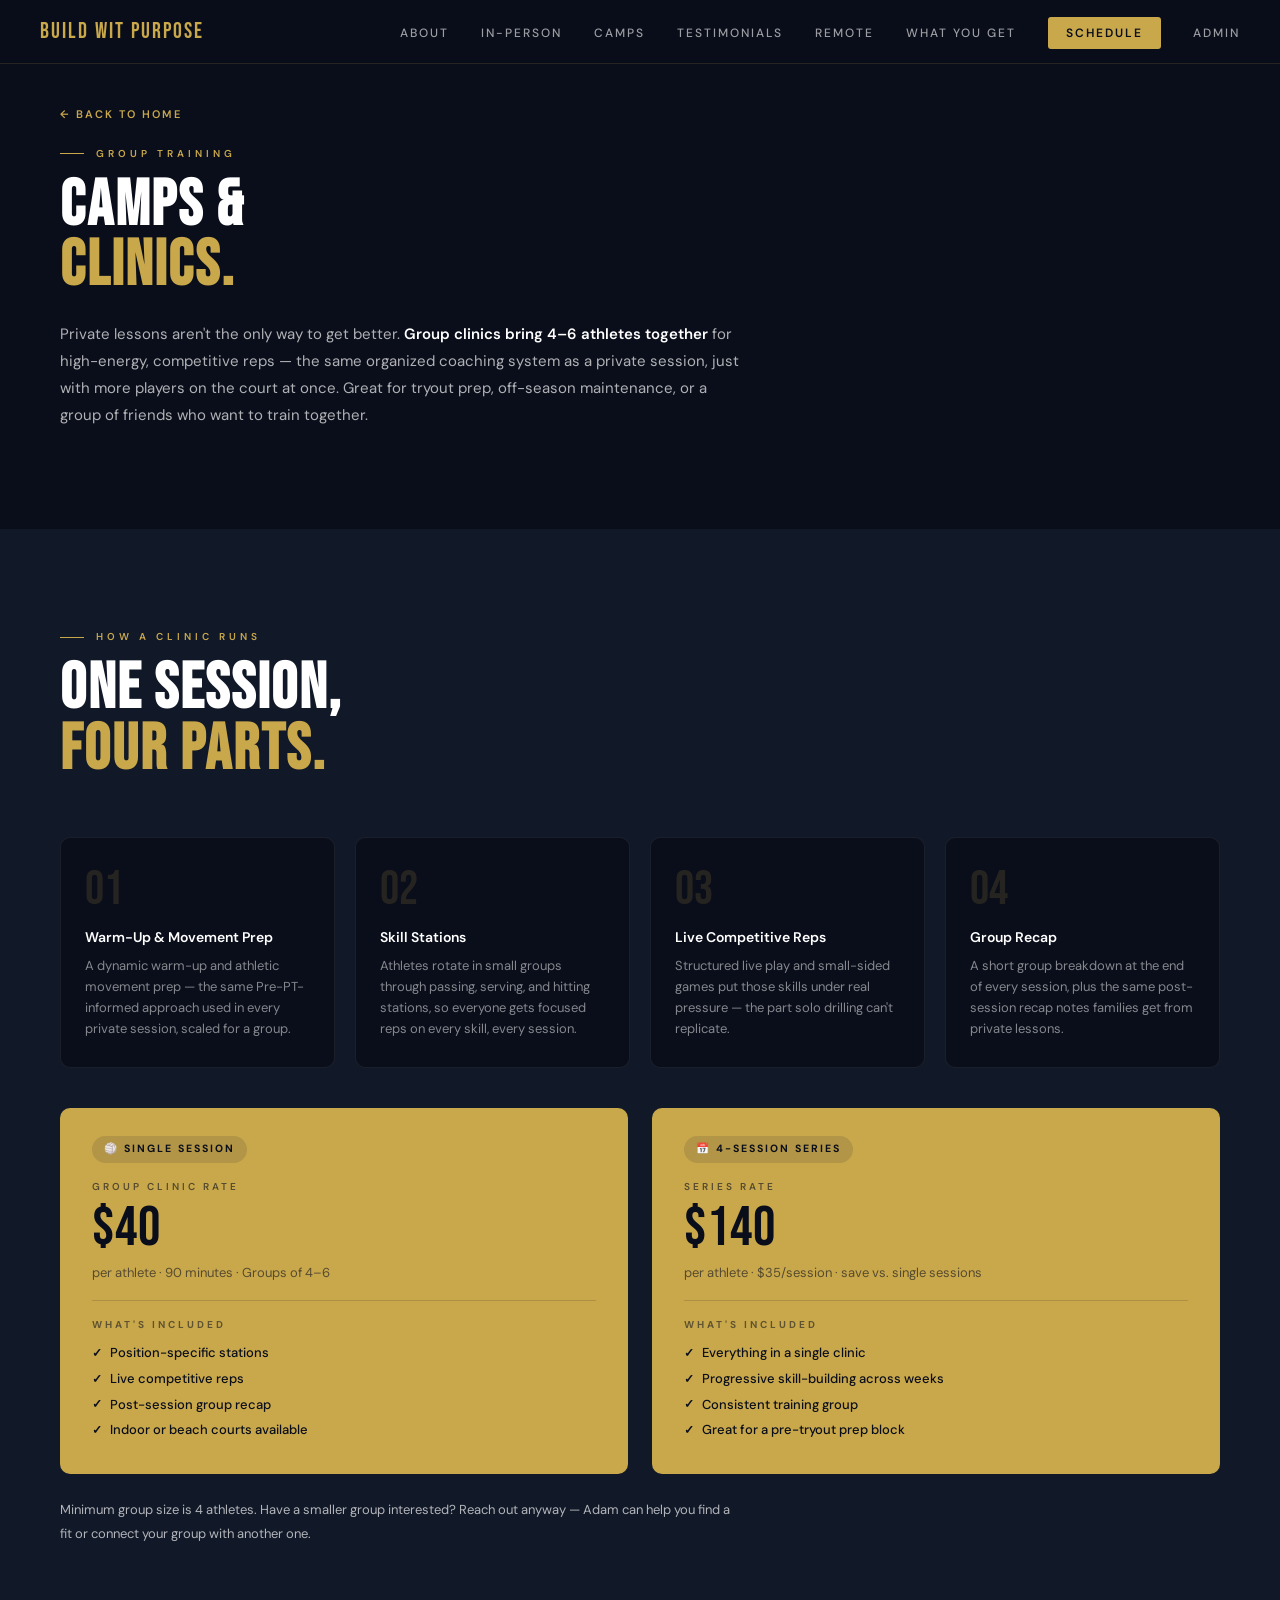
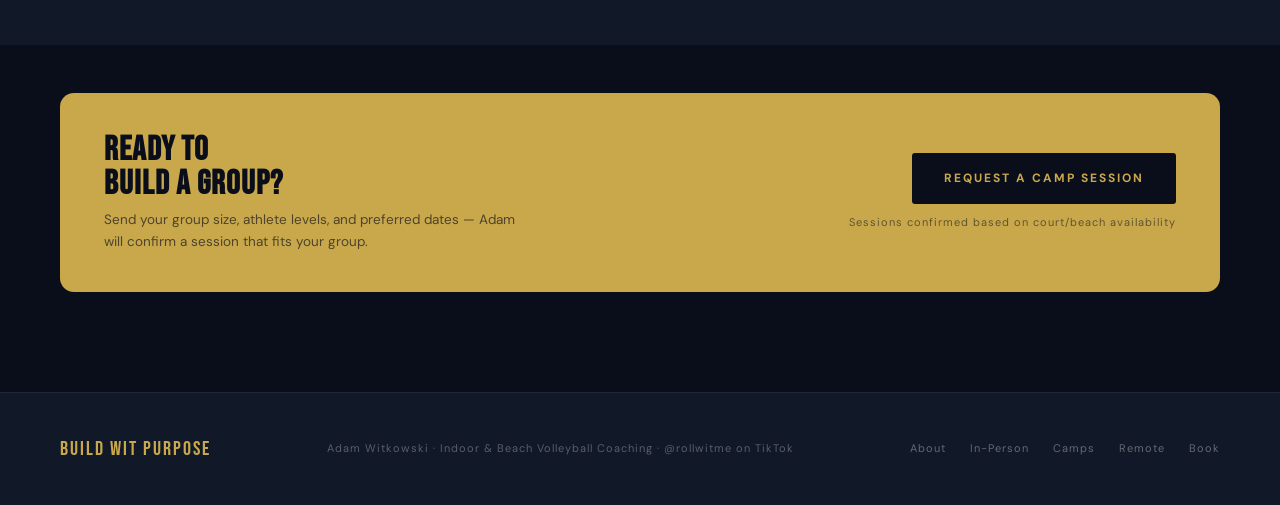
<file: camps.html>
<!DOCTYPE html>
<html lang="en">
<head>
<meta charset="UTF-8">
<meta name="viewport" content="width=device-width, initial-scale=1.0">
<title>Camps & Clinics — Build Wit Purpose</title>
<meta name="description" content="Small-group volleyball camps and clinics with Adam Witkowski — competitive reps, position-specific stations, and the same organized coaching system as private lessons.">
<link href="https://fonts.googleapis.com/css2?family=Bebas+Neue&family=DM+Sans:ital,wght@0,300;0,400;0,500;0,600;1,400&family=DM+Serif+Display:ital@0;1&display=swap" rel="stylesheet">
<style>
*, *::before, *::after { box-sizing: border-box; margin: 0; padding: 0; }

:root {
  --navy: #0a0e1a;
  --navy-mid: #111827;
  --navy-soft: #1a2235;
  --gold: #C9A84C;
  --gold-light: #E8C97A;
  --gold-pale: #fdf3dc;
  --white: #ffffff;
  --off-white: #f5f3ee;
  --gray-mid: #9ca3af;
  --text-dark: #1a1a2e;
}

html { scroll-behavior: smooth; }

body {
  font-family: 'DM Sans', sans-serif;
  background: var(--navy);
  color: var(--white);
  line-height: 1.6;
  overflow-x: hidden;
}

/* ===== NAV ===== */
nav {
  position: fixed;
  top: 0; left: 0; right: 0;
  z-index: 100;
  padding: 0 40px;
  height: 64px;
  display: flex;
  align-items: center;
  justify-content: space-between;
  background: rgba(10,14,26,0.92);
  backdrop-filter: blur(12px);
  border-bottom: 1px solid rgba(201,168,76,0.15);
}

.nav-brand {
  font-family: 'Bebas Neue', sans-serif;
  font-size: 22px;
  color: var(--gold);
  letter-spacing: 2px;
}

.nav-links {
  display: flex;
  align-items: center;
  gap: 32px;
  list-style: none;
}

.nav-links a {
  font-size: 12px;
  font-weight: 500;
  letter-spacing: 2px;
  text-transform: uppercase;
  color: rgba(255,255,255,0.6);
  text-decoration: none;
  transition: color 0.2s;
}

.nav-links a:hover { color: var(--gold); }

.nav-cta {
  background: var(--gold);
  color: var(--navy) !important;
  padding: 8px 18px;
  border-radius: 3px;
  font-weight: 600 !important;
}

/* ===== HERO ===== */
.hero {
  min-height: 100vh;
  display: flex;
  flex-direction: column;
  justify-content: flex-end;
  position: relative;
  overflow: hidden;
  padding: 0 60px 80px;
}

.hero-bg {
  position: absolute;
  inset: 0;
  background: 
    linear-gradient(135deg, rgba(201,168,76,0.04) 0%, transparent 50%),
    linear-gradient(to bottom, rgba(10,14,26,0.2) 0%, rgba(10,14,26,0.75) 60%, rgba(10,14,26,1) 100%),
    var(--navy);
}

/* Court line texture */
.court-lines {
  position: absolute;
  inset: 0;
  opacity: 0.04;
  background-image: 
    linear-gradient(var(--white) 1px, transparent 1px),
    linear-gradient(90deg, var(--white) 1px, transparent 1px);
  background-size: 80px 80px;
}

.hero-eyebrow {
  font-size: 11px;
  font-weight: 600;
  letter-spacing: 4px;
  text-transform: uppercase;
  color: var(--gold);
  margin-bottom: 20px;
  position: relative;
  display: flex;
  align-items: center;
  gap: 14px;
}

.hero-eyebrow::before {
  content: '';
  display: block;
  width: 32px;
  height: 1px;
  background: var(--gold);
}

.hero-headline {
  font-family: 'Bebas Neue', sans-serif;
  font-size: clamp(72px, 10vw, 120px);
  line-height: 0.88;
  letter-spacing: 2px;
  color: var(--white);
  position: relative;
  max-width: 900px;
}

.hero-headline .accent { color: var(--gold); }

.hero-sub {
  font-size: 16px;
  color: rgba(255,255,255,0.65);
  margin-top: 24px;
  max-width: 520px;
  line-height: 1.7;
  position: relative;
}

.hero-actions {
  display: flex;
  align-items: center;
  gap: 20px;
  margin-top: 40px;
  position: relative;
}

.btn-primary {
  background: var(--gold);
  color: var(--navy);
  font-size: 12px;
  font-weight: 700;
  letter-spacing: 2px;
  text-transform: uppercase;
  padding: 16px 32px;
  border-radius: 3px;
  text-decoration: none;
  border: none;
  cursor: pointer;
  transition: background 0.2s, transform 0.15s;
  display: inline-block;
}

.btn-primary:hover { background: var(--gold-light); transform: translateY(-1px); }

.btn-ghost {
  color: rgba(255,255,255,0.7);
  font-size: 12px;
  font-weight: 500;
  letter-spacing: 2px;
  text-transform: uppercase;
  text-decoration: none;
  display: flex;
  align-items: center;
  gap: 8px;
  transition: color 0.2s;
}

.btn-ghost:hover { color: var(--gold); }

.hero-stats {
  position: absolute;
  right: 60px;
  bottom: 80px;
  display: flex;
  flex-direction: column;
  gap: 24px;
  align-items: flex-end;
}

.hero-stat {
  text-align: right;
}

.hero-stat-num {
  font-family: 'Bebas Neue', sans-serif;
  font-size: 48px;
  color: var(--gold);
  line-height: 1;
  letter-spacing: 1px;
}

.hero-stat-label {
  font-size: 10px;
  letter-spacing: 3px;
  text-transform: uppercase;
  color: rgba(255,255,255,0.4);
  margin-top: 2px;
}

/* ===== 1% PROGRESS BAR (signature element) ===== */
.percent-bar-section {
  background: var(--navy-mid);
  border-top: 1px solid rgba(201,168,76,0.12);
  border-bottom: 1px solid rgba(201,168,76,0.12);
  padding: 28px 60px;
  display: flex;
  align-items: center;
  gap: 32px;
  overflow: hidden;
}

.percent-label {
  font-family: 'Bebas Neue', sans-serif;
  font-size: 15px;
  letter-spacing: 3px;
  color: var(--gold);
  white-space: nowrap;
  flex-shrink: 0;
}

.progress-track {
  flex: 1;
  height: 4px;
  background: rgba(255,255,255,0.08);
  border-radius: 2px;
  overflow: hidden;
}

.progress-fill {
  height: 100%;
  background: linear-gradient(90deg, var(--gold), var(--gold-light));
  border-radius: 2px;
  animation: fillBar 2.5s ease-out forwards;
  width: 0%;
}

@keyframes fillBar {
  to { width: 100%; }
}

.progress-sessions {
  display: flex;
  gap: 20px;
  flex-shrink: 0;
}

.prog-session {
  font-size: 11px;
  color: rgba(255,255,255,0.4);
  letter-spacing: 2px;
  white-space: nowrap;
}

.prog-session span {
  color: var(--gold);
  font-weight: 600;
}

/* ===== SECTION COMMON ===== */
section {
  padding: 100px 60px;
}

.section-eyebrow {
  font-size: 10px;
  font-weight: 600;
  letter-spacing: 4px;
  text-transform: uppercase;
  color: var(--gold);
  margin-bottom: 14px;
  display: flex;
  align-items: center;
  gap: 12px;
}

.section-eyebrow::before {
  content: '';
  display: block;
  width: 24px;
  height: 1px;
  background: var(--gold);
}

.section-title {
  font-family: 'Bebas Neue', sans-serif;
  font-size: clamp(40px, 5vw, 64px);
  letter-spacing: 2px;
  line-height: 0.95;
  color: var(--white);
  max-width: 700px;
}

.section-title .accent { color: var(--gold); }

/* ===== ABOUT ===== */
.about-section {
  background: var(--navy);
  display: grid;
  grid-template-columns: 1fr 1fr;
  gap: 80px;
  align-items: center;
}

.about-left {}

.about-body {
  margin-top: 32px;
  display: flex;
  flex-direction: column;
  gap: 18px;
}

.about-body p {
  font-size: 15px;
  color: rgba(255,255,255,0.72);
  line-height: 1.8;
}

.about-body p strong {
  color: var(--white);
  font-weight: 600;
}

.about-quote {
  border-left: 2px solid var(--gold);
  padding-left: 20px;
  margin-top: 8px;
}

.about-quote p {
  font-family: 'DM Serif Display', serif;
  font-style: italic;
  font-size: 17px !important;
  color: rgba(255,255,255,0.6) !important;
}

.about-right {
  display: flex;
  flex-direction: column;
  gap: 16px;
}

.credential-card {
  background: var(--navy-mid);
  border: 1px solid rgba(255,255,255,0.07);
  border-radius: 8px;
  padding: 18px 20px;
  display: flex;
  align-items: flex-start;
  gap: 16px;
  transition: border-color 0.2s, transform 0.2s, background 0.2s;
}

.credential-card:hover {
  border-color: rgba(201,168,76,0.38);
  transform: translateX(4px);
  background: linear-gradient(90deg, rgba(201,168,76,0.08), var(--navy-mid));
}

.cred-icon {
  width: 36px;
  height: 36px;
  background: rgba(201,168,76,0.12);
  border-radius: 6px;
  display: flex;
  align-items: center;
  justify-content: center;
  flex-shrink: 0;
  font-size: 16px;
}

.cred-text-title {
  font-size: 13px;
  font-weight: 600;
  color: var(--white);
  margin-bottom: 3px;
}

.cred-text-sub {
  font-size: 12px;
  color: rgba(255,255,255,0.45);
  line-height: 1.4;
}

/* ===== IN-PERSON TRAINING ===== */
.training-section {
  background: var(--navy-mid);
}

.training-grid {
  margin-top: 56px;
  display: grid;
  grid-template-columns: repeat(4, 1fr);
  gap: 20px;
}

.training-card {
  background: var(--navy);
  border: 1px solid rgba(255,255,255,0.07);
  border-radius: 10px;
  padding: 28px 24px;
  position: relative;
  overflow: hidden;
  transition: transform 0.2s, border-color 0.2s, background 0.2s, box-shadow 0.2s;
}

.training-card:hover {
  transform: translateY(-6px);
  border-color: rgba(201,168,76,0.48);
  background: linear-gradient(160deg, rgba(201,168,76,0.11), var(--navy) 58%);
  box-shadow: 0 24px 54px rgba(0,0,0,0.24);
}

.training-card::before {
  content: '';
  position: absolute;
  top: 0; left: 0; right: 0;
  height: 2px;
  background: var(--gold);
  opacity: 0;
  transition: opacity 0.2s;
}

.training-card:hover::before { opacity: 1; }
.training-card:hover .tc-num { color: rgba(201,168,76,0.35); transform: translateY(-2px); }
.training-card:hover .tc-title { color: var(--gold-light); }
.training-card:hover .tc-body { color: rgba(255,255,255,0.72); }

.tc-num {
  font-family: 'Bebas Neue', sans-serif;
  font-size: 48px;
  color: rgba(201,168,76,0.15);
  line-height: 1;
  margin-bottom: 12px;
  transition: color 0.2s, transform 0.2s;
}

.tc-title {
  font-size: 14px;
  font-weight: 600;
  color: var(--white);
  margin-bottom: 8px;
  transition: color 0.2s;
}

.tc-body {
  font-size: 13px;
  color: rgba(255,255,255,0.5);
  line-height: 1.6;
  transition: color 0.2s;
}

.training-options {
  display: grid;
  grid-template-columns: 1fr 1fr;
  gap: 24px;
  margin-top: 40px;
}

.training-price-bar {
  background: var(--gold);
  border-radius: 10px;
  padding: 28px 32px;
  display: flex;
  flex-direction: column;
  align-items: flex-start;
  gap: 16px;
}

.tpb-badge {
  display: inline-flex;
  align-items: center;
  gap: 6px;
  font-size: 10.5px;
  font-weight: 700;
  letter-spacing: 2px;
  text-transform: uppercase;
  color: var(--navy);
  background: rgba(10,14,26,0.12);
  padding: 5px 12px;
  border-radius: 999px;
}

.tpb-left {}

.tpb-label {
  font-size: 10px;
  font-weight: 600;
  letter-spacing: 3px;
  text-transform: uppercase;
  color: rgba(10,14,26,0.6);
  margin-bottom: 6px;
}

.tpb-price {
  font-family: 'Bebas Neue', sans-serif;
  font-size: 56px;
  color: var(--navy);
  line-height: 1;
  letter-spacing: 1px;
}

.tpb-details {
  font-size: 13px;
  color: rgba(10,14,26,0.6);
  margin-top: 6px;
}

.tpb-right {
  text-align: left;
  width: 100%;
  border-top: 1px solid rgba(10,14,26,0.15);
  padding-top: 16px;
}

.tpb-includes-title {
  font-size: 10px;
  font-weight: 700;
  letter-spacing: 3px;
  text-transform: uppercase;
  color: rgba(10,14,26,0.55);
  margin-bottom: 10px;
}

.tpb-include-item {
  font-size: 13px;
  color: var(--navy);
  font-weight: 500;
  margin-bottom: 5px;
  display: flex;
  align-items: center;
  justify-content: flex-start;
  gap: 8px;
}

.tpb-include-item::before {
  content: '✓';
  color: var(--navy);
  font-weight: 700;
  font-size: 12px;
}

/* ===== E-COACHING ===== */
.ecoach-section {
  background: var(--navy);
  position: relative;
}

.ecoach-section::before {
  content: '';
  position: absolute;
  top: 0; left: 0; right: 0;
  height: 1px;
  background: linear-gradient(90deg, transparent, var(--gold), transparent);
  opacity: 0.3;
}

.ecoach-intro {
  display: grid;
  grid-template-columns: 1fr 1fr;
  gap: 60px;
  align-items: start;
  margin-bottom: 60px;
}

.ecoach-desc {
  font-size: 15px;
  color: rgba(255,255,255,0.65);
  line-height: 1.8;
  margin-top: 28px;
}

.ecoach-desc strong { color: var(--white); }

.ecoach-why {
  margin-top: 20px;
  display: flex;
  flex-direction: column;
  gap: 12px;
}

.ecoach-why-item {
  display: flex;
  align-items: flex-start;
  gap: 12px;
}

.ewy-dot {
  width: 5px;
  height: 5px;
  background: var(--gold);
  border-radius: 50%;
  margin-top: 8px;
  flex-shrink: 0;
}

.ewy-text {
  font-size: 14px;
  color: rgba(255,255,255,0.65);
  line-height: 1.6;
}

.ecoach-badge {
  background: rgba(201,168,76,0.08);
  border: 1px solid rgba(201,168,76,0.2);
  border-radius: 10px;
  padding: 28px;
  display: flex;
  flex-direction: column;
  gap: 14px;
}

.badge-title {
  font-family: 'Bebas Neue', sans-serif;
  font-size: 22px;
  color: var(--gold);
  letter-spacing: 1px;
}

.badge-item {
  display: flex;
  align-items: flex-start;
  gap: 12px;
}

.badge-icon { font-size: 18px; flex-shrink: 0; margin-top: 2px; }

.badge-text {
  font-size: 13px;
  color: rgba(255,255,255,0.7);
  line-height: 1.5;
}

.badge-text strong {
  color: var(--white);
  display: block;
  font-size: 14px;
  margin-bottom: 2px;
}

/* E-coaching plans */
.ecoach-plans {
  display: grid;
  grid-template-columns: repeat(3, 1fr);
  gap: 20px;
  margin-bottom: 40px;
}

.plan-card {
  background: var(--navy-mid);
  border: 1px solid rgba(255,255,255,0.08);
  border-radius: 12px;
  padding: 32px 28px;
  display: flex;
  flex-direction: column;
  gap: 20px;
  transition: transform 0.2s, border-color 0.2s;
  position: relative;
}

.plan-card:hover { transform: translateY(-7px); border-color: rgba(201,168,76,0.46); box-shadow: 0 28px 58px rgba(0,0,0,0.24); }

.plan-card.featured {
  border-color: var(--gold);
  background: linear-gradient(160deg, rgba(201,168,76,0.08) 0%, var(--navy-mid) 60%);
}

.plan-badge-pill {
  position: absolute;
  top: -13px;
  left: 50%;
  transform: translateX(-50%);
  background: var(--gold);
  color: var(--navy);
  font-size: 10px;
  font-weight: 700;
  letter-spacing: 2px;
  text-transform: uppercase;
  padding: 5px 14px;
  border-radius: 20px;
  white-space: nowrap;
}

.plan-tier {
  font-size: 10px;
  font-weight: 600;
  letter-spacing: 3px;
  text-transform: uppercase;
  color: var(--gold);
}

.plan-name {
  font-family: 'Bebas Neue', sans-serif;
  font-size: 32px;
  color: var(--white);
  letter-spacing: 1px;
  line-height: 1;
}

.plan-price-row {
  display: flex;
  align-items: baseline;
  gap: 4px;
}

.plan-price {
  font-family: 'Bebas Neue', sans-serif;
  font-size: 52px;
  color: var(--gold);
  line-height: 1;
}

.plan-per {
  font-size: 13px;
  color: rgba(255,255,255,0.4);
}

.plan-divider {
  height: 1px;
  background: rgba(255,255,255,0.07);
}

.plan-features {
  display: flex;
  flex-direction: column;
  gap: 10px;
  flex: 1;
}

.plan-feature {
  display: flex;
  align-items: flex-start;
  gap: 10px;
  font-size: 13px;
  color: rgba(255,255,255,0.7);
  line-height: 1.4;
}

.plan-feature-check {
  color: var(--gold);
  font-size: 12px;
  margin-top: 2px;
  flex-shrink: 0;
}

.plan-feature.muted { color: rgba(255,255,255,0.3); }

.plan-feature.muted .plan-feature-check { color: rgba(255,255,255,0.2); }

.plan-cta {
  display: block;
  text-align: center;
  background: transparent;
  border: 1px solid rgba(201,168,76,0.4);
  color: var(--gold);
  font-size: 12px;
  font-weight: 600;
  letter-spacing: 2px;
  text-transform: uppercase;
  padding: 13px 20px;
  border-radius: 4px;
  cursor: pointer;
  text-decoration: none;
  transition: background 0.2s, border-color 0.2s;
}

.plan-cta:hover { background: rgba(201,168,76,0.1); border-color: var(--gold); }

.plan-card.featured .plan-cta {
  background: var(--gold);
  color: var(--navy);
  border-color: var(--gold);
}

.plan-card.featured .plan-cta:hover { background: var(--gold-light); }

/* e-coaching add-ons */
.addons-title {
  font-size: 13px;
  font-weight: 600;
  letter-spacing: 2px;
  text-transform: uppercase;
  color: rgba(255,255,255,0.4);
  margin-bottom: 16px;
}

.addons-grid {
  display: grid;
  grid-template-columns: repeat(4, 1fr);
  gap: 14px;
}

.addon-card {
  background: var(--navy-mid);
  border: 1px solid rgba(255,255,255,0.07);
  border-radius: 8px;
  padding: 18px 16px;
  transition: border-color 0.2s, background 0.2s, transform 0.2s;
}

.addon-card:hover { border-color: rgba(201,168,76,0.42); background: rgba(201,168,76,0.08); transform: translateY(-4px); }

.addon-icon { font-size: 22px; margin-bottom: 10px; }

.addon-name {
  font-size: 13px;
  font-weight: 600;
  color: var(--white);
  margin-bottom: 4px;
}

.addon-price {
  font-family: 'Bebas Neue', sans-serif;
  font-size: 22px;
  color: var(--gold);
  line-height: 1;
  margin-bottom: 6px;
}

.addon-desc {
  font-size: 11.5px;
  color: rgba(255,255,255,0.4);
  line-height: 1.5;
}

/* ===== VALUE ADDS ===== */
.value-section {
  background: var(--navy-mid);
  position: relative;
}

.value-grid {
  margin-top: 56px;
  display: grid;
  grid-template-columns: repeat(3, 1fr);
  gap: 24px;
}

.value-card {
  background: var(--navy);
  border: 1px solid rgba(255,255,255,0.06);
  border-radius: 12px;
  padding: 32px 28px;
  transition: transform 0.2s, border-color 0.2s, background 0.2s, box-shadow 0.2s;
}

.value-card:hover { transform: translateY(-6px); border-color: rgba(201,168,76,0.42); background: linear-gradient(160deg, rgba(201,168,76,0.09), var(--navy) 62%); box-shadow: 0 24px 54px rgba(0,0,0,0.22); }

.value-card-top {
  display: flex;
  align-items: flex-start;
  justify-content: space-between;
  margin-bottom: 16px;
}

.value-icon { font-size: 28px; }

.value-tag {
  font-size: 9px;
  font-weight: 700;
  letter-spacing: 2px;
  text-transform: uppercase;
  background: rgba(201,168,76,0.12);
  color: var(--gold);
  padding: 4px 10px;
  border-radius: 20px;
}

.value-title {
  font-size: 16px;
  font-weight: 600;
  color: var(--white);
  margin-bottom: 10px;
}

.value-body {
  font-size: 13.5px;
  color: rgba(255,255,255,0.55);
  line-height: 1.7;
}

/* ===== PHILOSOPHY ===== */
.philosophy-section {
  background: var(--navy);
  display: flex;
  flex-direction: column;
  align-items: center;
  text-align: center;
  padding: 120px 60px;
}

.philosophy-section .section-eyebrow { justify-content: center; }
.philosophy-section .section-eyebrow::before { display: none; }

.philosophy-big {
  font-family: 'DM Serif Display', serif;
  font-style: italic;
  font-size: clamp(26px, 3.5vw, 40px);
  color: rgba(255,255,255,0.82);
  line-height: 1.45;
  max-width: 780px;
  margin: 32px 0;
}

.philosophy-big em {
  color: var(--gold);
  font-style: normal;
}

.philosophy-attr {
  font-size: 12px;
  letter-spacing: 3px;
  text-transform: uppercase;
  color: rgba(255,255,255,0.3);
}

/* ===== TESTIMONIALS ===== */
.testimonial-section {
  background: var(--navy);
  display: flex;
  flex-direction: column;
  align-items: center;
  text-align: center;
  padding: 72px 60px;
  overflow: visible;
  scroll-margin-top: 84px;
}
.testimonial-section .section-eyebrow { justify-content: center; }
.testimonial-section .section-eyebrow::before { display: none; }

.testimonial-ribbons {
  display: flex;
  flex-wrap: wrap;
  justify-content: center;
  align-items: flex-start;
  gap: 28px;
  margin: 34px 0 8px;
}

.testimonial-ribbon {
  position: relative;
}

.ribbon-tab {
  font-family: inherit;
  font-size: 11.5px;
  font-weight: 600;
  letter-spacing: 2px;
  text-transform: uppercase;
  color: var(--navy);
  background: var(--gold);
  border: none;
  cursor: pointer;
  padding: 14px 26px 22px;
  clip-path: polygon(0 0, 100% 0, 100% 100%, 50% 80%, 0 100%);
  transition: background 0.2s ease, transform 0.2s ease;
}
.ribbon-tab:hover,
.ribbon-tab:focus-visible {
  background: var(--gold-light);
  transform: translateY(-1px);
}

.ribbon-card {
  position: absolute;
  top: calc(100% + 16px);
  left: 50%;
  transform: translateX(-50%) translateY(-6px);
  width: min(360px, 86vw);
  background: linear-gradient(165deg, var(--navy-soft), var(--navy-mid));
  color: rgba(255,255,255,0.88);
  border: 1px solid rgba(201,168,76,0.3);
  border-radius: 14px;
  padding: 34px 28px 26px;
  box-shadow: 0 28px 60px rgba(0,0,0,0.55);
  text-align: left;
  font-size: 14px;
  line-height: 1.7;
  opacity: 0;
  visibility: hidden;
  pointer-events: none;
  transition: opacity 0.2s ease, transform 0.2s ease;
  z-index: 40;
}
.ribbon-card::after {
  content: '\201C';
  position: absolute;
  top: 2px;
  left: 20px;
  font-family: 'DM Serif Display', serif;
  font-size: 56px;
  line-height: 1;
  color: var(--gold);
  opacity: 0.55;
}
.ribbon-card::before {
  content: '';
  position: absolute;
  top: -8px;
  left: 50%;
  transform: translateX(-50%);
  width: 14px;
  height: 14px;
  background: var(--navy-soft);
  border-left: 1px solid rgba(201,168,76,0.3);
  border-top: 1px solid rgba(201,168,76,0.3);
  clip-path: polygon(0 100%, 100% 100%, 100% 0);
  rotate: 45deg;
}
.ribbon-card p {
  position: relative;
  margin: 0;
  font-family: 'DM Serif Display', serif;
  font-style: italic;
  font-size: 15px;
  line-height: 1.65;
  color: rgba(255,255,255,0.85);
}
.ribbon-card em { color: var(--gold-light); font-style: normal; }

.testimonial-ribbon:hover .ribbon-card,
.testimonial-ribbon.open .ribbon-card {
  opacity: 1;
  visibility: visible;
  pointer-events: auto;
  transform: translateX(-50%) translateY(0);
}

.testimonial-tagline {
  font-family: 'DM Serif Display', serif;
  font-style: italic;
  font-size: clamp(17px, 2vw, 20px);
  color: rgba(255,255,255,0.62);
  line-height: 1.6;
  max-width: 560px;
  margin: 40px 0 0;
}

/* ===== CTA FOOTER ===== */
.cta-section {
  background: var(--gold);
  padding: 80px 60px;
  display: flex;
  align-items: center;
  justify-content: space-between;
  gap: 40px;
}

.cta-left {}

.cta-eyebrow {
  font-size: 11px;
  font-weight: 600;
  letter-spacing: 3px;
  text-transform: uppercase;
  color: rgba(10,14,26,0.55);
  margin-bottom: 12px;
}

.cta-headline {
  font-family: 'Bebas Neue', sans-serif;
  font-size: 56px;
  color: var(--navy);
  letter-spacing: 2px;
  line-height: 0.95;
  max-width: 600px;
}

.cta-right {
  display: flex;
  flex-direction: column;
  gap: 12px;
  align-items: flex-end;
  flex-shrink: 0;
}

.btn-dark {
  background: var(--navy);
  color: var(--gold);
  font-size: 12px;
  font-weight: 700;
  letter-spacing: 2px;
  text-transform: uppercase;
  padding: 16px 32px;
  border-radius: 3px;
  text-decoration: none;
  border: none;
  cursor: pointer;
  transition: background 0.2s;
  display: inline-block;
}

.btn-dark:hover { background: var(--navy-soft); }

.cta-note {
  font-size: 11px;
  color: rgba(10,14,26,0.5);
  letter-spacing: 1px;
}

/* ===== SITE FOOTER ===== */
footer {
  background: var(--navy-mid);
  border-top: 1px solid rgba(255,255,255,0.06);
  padding: 40px 60px;
  display: flex;
  align-items: center;
  justify-content: space-between;
  gap: 24px;
}

.footer-brand {
  font-family: 'Bebas Neue', sans-serif;
  font-size: 20px;
  color: var(--gold);
  letter-spacing: 2px;
}

.footer-meta {
  font-size: 11px;
  color: rgba(255,255,255,0.3);
  letter-spacing: 1px;
}

.footer-links {
  display: flex;
  gap: 24px;
}

.footer-links a {
  font-size: 11px;
  color: rgba(255,255,255,0.35);
  text-decoration: none;
  letter-spacing: 1px;
  transition: color 0.2s;
}

.footer-links a:hover { color: var(--gold); }


/* ===== REAL PHOTO LAYERS ===== */
.hero-bg {
  background:
    linear-gradient(135deg, rgba(201,168,76,0.04) 0%, transparent 50%),
    linear-gradient(to right, rgba(10,14,26,0.96) 0%, rgba(10,14,26,0.72) 48%, rgba(10,14,26,0.34) 100%),
    linear-gradient(to bottom, rgba(10,14,26,0.05) 0%, rgba(10,14,26,0.74) 68%, rgba(10,14,26,1) 100%),
    url('https://raw.githubusercontent.com/adamwitkow2027-ai/build-wit-purpose/main/public/assets/volleyball-serve.jpeg') center 18% / cover,
    var(--navy);
}

.photo-section {
  background: var(--navy-mid);
  padding: 0 60px 100px;
}

.photo-grid {
  display: grid;
  grid-template-columns: repeat(3, 1fr);
  gap: 16px;
  max-width: 1180px;
  margin: 0 auto;
}

.photo-tile {
  min-height: 420px;
  border-radius: 12px;
  overflow: hidden;
  position: relative;
  border: 1px solid rgba(255,255,255,0.08);
  background: var(--navy);
}

.photo-tile.large { min-height: 420px; grid-row: auto; }

.photo-tile img {
  width: 100%;
  height: 100%;
  object-fit: cover;
  display: block;
  filter: saturate(0.92) contrast(1.04);
}

.photo-tile img.headshot-img, .about-photo-card img.headshot-img {
  object-position: center 16%;
}

.photo-tile img.action-img {
  object-position: center 12%;
}

.photo-tile::after {
  content: '';
  position: absolute;
  inset: 0;
  background: linear-gradient(to top, rgba(10,14,26,0.66), transparent 48%);
}

.photo-caption {
  position: absolute;
  left: 18px;
  bottom: 16px;
  z-index: 1;
  font-size: 11px;
  letter-spacing: 2px;
  text-transform: uppercase;
  color: rgba(255,255,255,0.76);
}

.about-photo-card {
  margin-bottom: 20px;
  border-radius: 12px;
  overflow: hidden;
  border: 1px solid rgba(201,168,76,0.18);
  background: var(--navy-mid);
}

.about-photo-card img {
  width: 100%;
  aspect-ratio: 16 / 10;
  object-fit: cover;
  object-position: center 18%;
  display: block;
  filter: saturate(.9) contrast(1.02);
}

/* ===== SCHEDULING ===== */
.schedule-section {
  background: var(--navy);
  position: relative;
  padding: 110px 60px;
}

.schedule-section::before {
  content: '';
  position: absolute;
  top: 0; left: 0; right: 0;
  height: 1px;
  background: linear-gradient(90deg, transparent, var(--gold), transparent);
  opacity: .35;
}

.schedule-intro {
  display: grid;
  grid-template-columns: minmax(0, 0.9fr) minmax(320px, 0.55fr);
  gap: 48px;
  align-items: end;
  margin-bottom: 46px;
}

.schedule-copy p {
  margin-top: 28px;
  max-width: 620px;
  color: rgba(255,255,255,.66);
  font-size: 15px;
  line-height: 1.8;
}

.friend-card {
  background: rgba(201,168,76,.1);
  border: 1px solid rgba(201,168,76,.26);
  border-radius: 12px;
  padding: 26px;
}

.friend-card-label {
  color: var(--gold);
  font-size: 10px;
  font-weight: 700;
  letter-spacing: 3px;
  text-transform: uppercase;
  margin-bottom: 10px;
}

.friend-card h3 {
  font-family: 'Bebas Neue', sans-serif;
  font-size: 34px;
  letter-spacing: 1px;
  line-height: 1;
  margin-bottom: 12px;
}

.friend-card p {
  color: rgba(255,255,255,.64);
  font-size: 13.5px;
  line-height: 1.7;
}

.schedule-shell {
  display: grid;
  grid-template-columns: 370px minmax(0, 1fr) 360px;
  gap: 18px;
  align-items: start;
}

.schedule-panel {
  background: var(--navy-mid);
  border: 1px solid rgba(255,255,255,.08);
  border-radius: 12px;
  padding: 24px;
  box-shadow: 0 28px 70px rgba(0,0,0,.18);
}

.panel-label {
  color: var(--gold);
  font-size: 10px;
  font-weight: 700;
  letter-spacing: 3px;
  text-transform: uppercase;
  margin-bottom: 18px;
}

.month-row, .slot-head {
  display: flex;
  align-items: center;
  justify-content: space-between;
  gap: 14px;
}

.month-row strong, .slot-head h3, .request-form h3 {
  font-family: 'Bebas Neue', sans-serif;
  font-size: 31px;
  color: var(--white);
  letter-spacing: 1px;
  line-height: 1;
}

.icon-button {
  width: 40px;
  height: 40px;
  border: 1px solid rgba(201,168,76,.32);
  border-radius: 4px;
  background: rgba(201,168,76,.1);
  color: var(--gold);
  font-size: 25px;
  cursor: pointer;
}

.weekday-row, .calendar-grid {
  display: grid;
  grid-template-columns: repeat(7, minmax(0, 1fr));
  gap: 7px;
}

.weekday-row {
  margin: 22px 0 8px;
  color: rgba(255,255,255,.34);
  font-size: 10px;
  font-weight: 700;
  letter-spacing: 1px;
  text-align: center;
  text-transform: uppercase;
}

.day-button {
  min-height: 44px;
  border: 1px solid rgba(255,255,255,.07);
  border-radius: 6px;
  background: rgba(255,255,255,.035);
  color: rgba(255,255,255,.72);
  font-weight: 700;
  cursor: pointer;
  position: relative;
}

.day-button.has-slots {
  background: rgba(201,168,76,.11);
  border-color: rgba(201,168,76,.28);
  color: var(--white);
}

.day-button.has-slots::after {
  content: '';
  position: absolute;
  left: 50%; bottom: 6px;
  transform: translateX(-50%);
  width: 5px; height: 5px;
  border-radius: 50%;
  background: var(--gold);
}

.day-button.selected {
  background: var(--gold);
  color: var(--navy);
  border-color: var(--gold);
}

.day-button.muted { opacity: .25; }

.schedule-note {
  display: flex;
  gap: 8px;
  align-items: center;
  margin-top: 18px;
  color: rgba(255,255,255,.44);
  font-size: 12px;
}

.schedule-note span {
  width: 7px; height: 7px;
  border-radius: 50%;
  background: var(--gold);
}

.availability-pill {
  flex-shrink: 0;
  border: 1px solid rgba(201,168,76,.28);
  border-radius: 999px;
  padding: 7px 12px;
  color: var(--gold);
  background: rgba(201,168,76,.08);
  font-size: 10px;
  font-weight: 700;
  letter-spacing: 2px;
  text-transform: uppercase;
}

.slots {
  display: grid;
  gap: 11px;
  margin-top: 22px;
}

.slot-option {
  width: 100%;
  border: 1px solid rgba(255,255,255,.08);
  border-radius: 8px;
  padding: 16px;
  background: rgba(255,255,255,.035);
  display: flex;
  align-items: center;
  justify-content: space-between;
  gap: 16px;
  color: var(--white);
  text-align: left;
  cursor: pointer;
}

.slot-option strong {
  display: block;
  font-size: 20px;
  color: var(--white);
}

.slot-option span {
  color: rgba(255,255,255,.48);
  font-size: 12.5px;
  line-height: 1.5;
}

.slot-option .choose-label {
  color: var(--gold);
  text-transform: uppercase;
  letter-spacing: 2px;
  font-size: 10px;
  font-weight: 700;
}

.slot-option.selected {
  background: rgba(201,168,76,.13);
  border-color: var(--gold);
}

.request-form {
  display: grid;
  gap: 14px;
}

.request-form .mini-copy {
  color: rgba(255,255,255,.52);
  font-size: 13px;
  line-height: 1.65;
  margin-top: -7px;
}

.request-form label, .admin-card label {
  display: grid;
  gap: 7px;
  color: rgba(255,255,255,.72);
  font-size: 12px;
  font-weight: 600;
}

.request-form input, .request-form textarea, .admin-card input, .admin-card select {
  width: 100%;
  border: 1px solid rgba(255,255,255,.1);
  border-radius: 6px;
  background: rgba(255,255,255,.06);
  color: var(--white);
  padding: 13px 14px;
}

.admin-card select option { color: var(--navy); }

.request-form input:focus, .request-form textarea:focus, .admin-card input:focus, .admin-card select:focus {
  outline: 2px solid rgba(201,168,76,.48);
  border-color: rgba(201,168,76,.72);
}

.request-form textarea { resize: vertical; }

.form-note, .admin-protect-note {
  margin: 0;
  color: rgba(255,255,255,.42);
  font-size: 12px;
  line-height: 1.55;
}

.contact-options {
  display: grid;
  grid-template-columns: 1fr 1fr;
  gap: 10px;
}

.contact-options a {
  text-align: center;
  border: 1px solid rgba(201,168,76,.28);
  border-radius: 4px;
  padding: 11px 12px;
  color: var(--gold);
  text-decoration: none;
  font-size: 10px;
  font-weight: 700;
  letter-spacing: 2px;
  text-transform: uppercase;
}

.empty {
  border: 1px dashed rgba(255,255,255,.13);
  border-radius: 8px;
  padding: 18px;
  color: rgba(255,255,255,.44);
  font-size: 13px;
  line-height: 1.6;
}

.admin-section {
  background: var(--navy-mid);
  border-top: 1px solid rgba(201,168,76,.14);
  padding: 90px 60px;
}

.admin-intro {
  max-width: 820px;
  margin-bottom: 34px;
}

.admin-intro p {
  color: rgba(255,255,255,.58);
  font-size: 14px;
  line-height: 1.7;
  margin-top: 18px;
}


.admin-gate {
  max-width: 920px;
  margin: 0 auto;
  display: grid;
  grid-template-columns: minmax(0, 1fr) 340px;
  gap: 28px;
  align-items: end;
  padding: 30px;
  border-radius: 12px;
  background: var(--navy);
  border: 1px solid rgba(201,168,76,.2);
  box-shadow: 0 28px 70px rgba(0,0,0,.2);
}

.admin-gate p {
  color: rgba(255,255,255,.58);
  font-size: 14px;
  line-height: 1.7;
  margin-top: 18px;
}

.admin-gate-form {
  display: grid;
  gap: 13px;
}

.admin-gate-form label {
  display: grid;
  gap: 7px;
  color: rgba(255,255,255,.72);
  font-size: 12px;
  font-weight: 600;
}

.admin-gate-form input {
  width: 100%;
  border: 1px solid rgba(255,255,255,.1);
  border-radius: 6px;
  background: rgba(255,255,255,.06);
  color: var(--white);
  padding: 13px 14px;
}

.admin-gate-form input:focus {
  outline: 2px solid rgba(201,168,76,.48);
  border-color: rgba(201,168,76,.72);
}

.admin-section.admin-locked .admin-protected { display: none; }
.admin-section:not(.admin-locked) .admin-gate { display: none; }

.admin-grid {
  display: grid;
  grid-template-columns: 340px minmax(0, 1fr);
  gap: 18px;
}

.admin-card {
  background: var(--navy);
  border: 1px solid rgba(255,255,255,.08);
  border-radius: 12px;
  padding: 22px;
  display: grid;
  gap: 14px;
  align-content: start;
}

.admin-card h3 {
  font-family: 'Bebas Neue', sans-serif;
  color: var(--white);
  font-size: 30px;
  letter-spacing: 1px;
}

.admin-card.wide { min-height: 420px; }
.admin-card.requests { grid-column: 1 / -1; }

.admin-list { display: grid; gap: 10px; }

.admin-row, .request-row {
  border: 1px solid rgba(255,255,255,.08);
  border-radius: 8px;
  padding: 15px;
  background: rgba(255,255,255,.035);
  display: grid;
  gap: 9px;
}

.admin-row strong, .request-row strong { color: var(--white); }
.admin-row span, .request-row span { color: rgba(255,255,255,.5); font-size: 12.5px; }
.row-actions { display: flex; flex-wrap: wrap; gap: 8px; }

.status-button {
  border: 1px solid rgba(201,168,76,.28);
  border-radius: 999px;
  background: transparent;
  color: var(--gold);
  padding: 8px 11px;
  font-size: 10px;
  font-weight: 700;
  letter-spacing: 1.5px;
  text-transform: uppercase;
  cursor: pointer;
}

.status-button.danger { color: #f09aa7; border-color: rgba(240,154,167,.3); }



.request-shell {
  display: grid;
  grid-template-columns: minmax(0, 1fr) 340px;
  gap: 20px;
  align-items: start;
}

.request-board, .request-side-panel {
  background: var(--navy-mid);
  border: 1px solid rgba(255,255,255,.08);
  border-radius: 12px;
  box-shadow: 0 28px 70px rgba(0,0,0,.18);
}

.request-board {
  padding: 28px;
  display: grid;
  gap: 16px;
}

.request-board-header {
  display: flex;
  justify-content: space-between;
  gap: 22px;
  align-items: flex-start;
  padding-bottom: 20px;
  border-bottom: 1px solid rgba(255,255,255,.08);
}

.request-board-header h3 {
  font-family: 'Bebas Neue', sans-serif;
  color: var(--white);
  font-size: 44px;
  letter-spacing: 1px;
  line-height: .95;
  margin-bottom: 8px;
}

.request-board-header p {
  color: rgba(255,255,255,.55);
  font-size: 14px;
  line-height: 1.65;
  max-width: 560px;
}

.rate-card-mini {
  min-width: 190px;
  border-radius: 10px;
  background: var(--gold);
  color: var(--navy);
  padding: 18px;
}

.rate-card-mini span {
  display: block;
  font-family: 'Bebas Neue', sans-serif;
  font-size: 54px;
  line-height: .85;
  letter-spacing: 1px;
}

.rate-card-mini small {
  display: block;
  margin-top: 8px;
  color: rgba(10,14,26,.62);
  font-weight: 700;
  line-height: 1.4;
}

.form-grid {
  display: grid;
  gap: 14px;
}

.form-grid.two-col { grid-template-columns: repeat(2, 1fr); }
.form-grid.three-col { grid-template-columns: repeat(3, 1fr); }

.request-board label {
  display: grid;
  gap: 7px;
  color: rgba(255,255,255,.72);
  font-size: 12px;
  font-weight: 600;
}

.request-board input, .request-board textarea, .request-board select {
  width: 100%;
  border: 1px solid rgba(255,255,255,.1);
  border-radius: 6px;
  background: rgba(255,255,255,.06);
  color: var(--white);
  padding: 13px 14px;
}

.request-board select option { color: var(--navy); }

.request-board input:focus, .request-board textarea:focus, .request-board select:focus {
  outline: 2px solid rgba(201,168,76,.48);
  border-color: rgba(201,168,76,.72);
}

.request-side-panel {
  padding: 24px;
  display: grid;
  gap: 14px;
}

.request-step {
  display: flex;
  gap: 13px;
  align-items: flex-start;
  padding: 15px 0;
  border-bottom: 1px solid rgba(255,255,255,.08);
}

.request-step span {
  font-family: 'Bebas Neue', sans-serif;
  color: var(--gold);
  font-size: 26px;
  line-height: 1;
}

.request-step p {
  margin: 0;
  color: rgba(255,255,255,.62);
  font-size: 13px;
  line-height: 1.55;
}

.direct-contact-card {
  margin-top: 8px;
  padding: 18px;
  border-radius: 10px;
  background: rgba(201,168,76,.1);
  border: 1px solid rgba(201,168,76,.24);
  display: grid;
  gap: 10px;
}

.direct-contact-card strong {
  color: var(--white);
  font-size: 14px;
}

.direct-contact-card a {
  color: var(--gold);
  text-decoration: none;
  font-size: 12px;
  font-weight: 700;
}

@media (max-width: 1050px) {
  .schedule-intro, .schedule-shell, .request-shell, .admin-gate, .admin-grid, .photo-grid { grid-template-columns: 1fr; }
  .photo-tile.large { grid-row: auto; }
  .nav-links { gap: 13px; }
  .nav-links a { font-size: 10px; letter-spacing: 0.8px; }
  .nav-cta { padding: 8px 14px; }
  nav { padding: 0 20px; }
  .nav-brand { font-size: 18px; }
}

@media (max-width: 768px) {

  .direct-contact-card a[href="mailto:adamwitkow2027@gmail.com"],
  .direct-contact-card a[href="mailto:adamwitow2027@gmail.com"] {
    background-color: #C9A84C;
    color: #0a0e1a;
    padding: 14px 28px;
    border-radius: 4px;
    font-weight: 700;
    font-size: 13px;
    letter-spacing: 2px;
    text-transform: uppercase;
    display: block;
    text-align: center;
    text-decoration: none;
    margin-top: 16px;
  }

  .value-section {
    padding: 60px 20px;
  }

  .value-grid {
    grid-template-columns: 1fr;
  }

  .value-card:nth-child(1) .value-body,
  .value-card:nth-child(2) .value-body,
  .value-card:nth-child(3) .value-body,
  .value-card:nth-child(4) .value-body,
  .value-card:nth-child(5) .value-body,
  .value-card:nth-child(6) .value-body {
    font-size: 0;
    line-height: 0;
  }

  .value-card .value-body::after {
    display: block;
    font-size: 13.5px;
    line-height: 1.7;
    color: rgba(255,255,255,0.55);
  }

  .value-card:nth-child(1) .value-body::after {
    content: 'A written summary of what we covered and what to practice before next time.';
  }

  .value-card:nth-child(2) .value-body::after {
    content: 'I learn your game, goals, and learning style before you step on the court.';
  }

  .value-card:nth-child(3) .value-body::after {
    content: 'A shared doc showing your skill growth session by session — visible to you and your parents.';
  }

  .value-card:nth-child(4) .value-body::after {
    content: 'Pre-PT level screening for injury risk built into every session at no extra cost.';
  }

  .value-card:nth-child(5) .value-body::after {
    content: "I'm actively competing at Quinnipiac — you get current, real knowledge, not memory.";
  }

  .value-card:nth-child(6) .value-body::after {
    content: 'A brief parent update after each session with one thing to encourage at home.';
  }

  .ecoach-section {
    padding: 60px 20px;
  }

  .ecoach-intro {
    grid-template-columns: 1fr;
    gap: 32px;
  }

  .ecoach-desc {
    font-size: 0;
    line-height: 0;
  }

  .ecoach-desc * {
    display: none;
  }

  .ecoach-desc::after {
    content: 'Not everyone can make it to a court in person. My remote plans give you structured, individualized training on your schedule — with the same detail as every in-person session.';
    display: block;
    font-size: 15px;
    line-height: 1.8;
    color: rgba(255,255,255,0.65);
  }

  .ecoach-plans {
    grid-template-columns: 1fr;
  }

  .addons-grid {
    grid-template-columns: 1fr 1fr;
  }

  .addons-title {
    text-align: center;
  }

  .training-section {
    padding: 40px 20px;
  }

  .training-grid {
    grid-template-columns: 1fr;
  }

  .training-options {
    grid-template-columns: 1fr;
  }

  .tpb-price {
    font-size: 48px;
  }

  .hero {
    padding: 80px 24px 60px;
  }

  .hero-headline {
    font-size: 72px;
  }

  .hero-sub {
    font-size: 14px;
  }

  .hero-actions {
    flex-direction: column;
    align-items: flex-start;
    gap: 12px;
  }

  .hero-stats {
    position: relative;
    right: auto;
    bottom: auto;
    flex-direction: row;
    justify-content: flex-start;
    gap: 24px;
    margin-top: 32px;
    align-items: flex-start;
  }

  .hero-stat {
    text-align: left;
  }

  .percent-bar-section {
    flex-direction: column;
    gap: 14px;
    padding: 24px 20px;
    align-items: stretch;
  }

  .progress-sessions {
    display: none;
  }

  nav {
    height: auto;
    padding: 16px 20px;
    flex-wrap: wrap;
  }

  .nav-brand {
    font-size: 18px;
  }

  .nav-toggle {
    display: inline-flex !important;
    width: 44px;
    height: 44px;
    margin-left: auto;
    border: 0;
    background: transparent;
    align-items: center;
    justify-content: center;
    flex-direction: column;
    gap: 6px;
    cursor: pointer;
  }

  .nav-toggle span {
    display: block;
    width: 26px;
    height: 2px;
    background: var(--gold);
    border-radius: 999px;
    transition: transform 0.2s, opacity 0.2s;
  }

  .nav-links {
    display: none;
  }

  nav.nav-open .nav-links {
    display: flex;
    flex-direction: column;
    align-items: stretch;
    gap: 0;
    width: 100%;
    margin-top: 16px;
    padding-top: 8px;
    border-top: 1px solid rgba(201,168,76,0.18);
  }

  nav.nav-open .nav-links li {
    width: 100%;
  }

  nav.nav-open .nav-links a {
    min-height: 48px;
    display: flex;
    align-items: center;
    width: 100%;
    padding: 0;
  }

  nav.nav-open .nav-toggle span:nth-child(1) {
    transform: translateY(8px) rotate(45deg);
  }

  nav.nav-open .nav-toggle span:nth-child(2) {
    opacity: 0;
  }

  nav.nav-open .nav-toggle span:nth-child(3) {
    transform: translateY(-8px) rotate(-45deg);
  }
  .photo-section, .schedule-section, .admin-section { padding-left: 24px; padding-right: 24px; }
  .form-grid.two-col, .form-grid.three-col { grid-template-columns: 1fr; }
  .request-board-header { flex-direction: column; }
  .rate-card-mini { width: 100%; }
  .schedule-shell { gap: 14px; }
  .month-row, .slot-head { align-items: flex-start; flex-direction: column; }
  .contact-options { grid-template-columns: 1fr; }
  /* final mobile polish pass */

  section,
  .hero,
  .about-section,
  .photo-section,
  .training-section,
  .ecoach-section,
  .value-section,
  .philosophy-section,
  .testimonial-section,
  .schedule-section,
  .admin-section {
    padding: 60px 20px;
  }

  .section-title {
    font-size: clamp(36px, 8vw, 52px);
  }

  html,
  body {
    overflow-x: hidden;
  }

  *,
  *::before,
  *::after {
    max-width: 100vw;
  }

  img,
  video,
  iframe {
    max-width: 100%;
  }

  .btn-primary,
  .btn-dark {
    width: 100%;
    text-align: center;
  }

  /* mobile request section centering */

  .schedule-section,
  .schedule-section .schedule-intro,
  .schedule-section .schedule-copy,
  .schedule-section .request-shell,
  .schedule-section .request-board,
  .schedule-section .request-board-header,
  .schedule-section .request-side-panel,
  .schedule-section .direct-contact-card {
    text-align: center;
  }

  .schedule-section {
    padding: 60px 20px;
  }

  .schedule-section > *,
  .schedule-section .schedule-intro,
  .schedule-section .schedule-copy,
  .schedule-section .request-shell,
  .schedule-section .request-board,
  .schedule-section .request-board-header,
  .schedule-section .request-board-header > *,
  .schedule-section .request-side-panel,
  .schedule-section .direct-contact-card,
  .schedule-section .form-grid,
  .schedule-section label {
    width: 100%;
    margin-left: auto;
    margin-right: auto;
  }

  .schedule-section .btn-primary,
  .schedule-section .btn-dark,
  .schedule-section a,
  .schedule-section button {
    display: block;
    width: 100%;
    text-align: center;
  }

  .schedule-section .section-eyebrow {
    justify-content: center;
  }

  .schedule-section .request-board-header,
  .schedule-section .request-step {
    align-items: center;
  }

  .schedule-section .request-step {
    justify-content: center;
  }

  .schedule-section .rate-card-mini {
    margin-left: auto;
    margin-right: auto;
  }

  /* mobile about credential card centering */

  .about-section {
    grid-template-columns: 1fr;
    padding: 60px 20px;
  }

  .about-left,
  .about-right {
    width: 100%;
  }

  .credential-card {
    width: 100%;
    margin: 0 auto;
  }


  /* force-center mobile booking request + confirmation panels */
  html,
  body,
  .schedule-section {
    overflow-x: hidden;
  }

  .schedule-section {
    padding: 60px 20px;
  }

  .schedule-section,
  .schedule-section * {
    max-width: 100%;
    box-sizing: border-box;
  }

  .schedule-intro,
  .request-shell,
  .form-grid,
  .form-grid.two-col,
  .form-grid.three-col {
    grid-template-columns: 1fr;
  }

  .request-board-header,
  .request-step,
  .direct-contact-card,
  .schedule-section .hero-actions,
  .schedule-section .contact-options {
    flex-direction: column;
    align-items: center;
  }

  .schedule-section,
  .schedule-intro,
  .schedule-copy,
  .friend-card,
  .request-shell,
  .request-board,
  .request-board-header,
  .request-board-header > div,
  .request-board-header p,
  .rate-card-mini,
  .form-grid,
  .request-board label,
  .request-board input,
  .request-board textarea,
  .request-board select,
  .request-side-panel,
  .request-step,
  .request-step p,
  .direct-contact-card,
  .direct-contact-card a {
    width: 100%;
    margin-left: auto;
    margin-right: auto;
  }

  .schedule-section,
  .schedule-copy,
  .request-board,
  .request-board-header,
  .request-board-header > div,
  .request-board-header p,
  .request-side-panel,
  .request-step,
  .request-step p,
  .direct-contact-card {
    text-align: center;
  }

  .request-board,
  .request-side-panel,
  .friend-card,
  .rate-card-mini,
  .direct-contact-card {
    padding-left: 20px;
    padding-right: 20px;
  }

  .request-board-header,
  .request-step {
    justify-content: center;
    gap: 14px;
  }

  .request-board .btn-primary,
  .direct-contact-card a,
  .schedule-section button,
  .schedule-section a {
    display: block;
    width: 100%;
    text-align: center;
  }

  .schedule-section .section-eyebrow {
    justify-content: center;
  }


  /* mobile admin lock icon restore */
  .admin-section {
    text-align: center;
  }

  .admin-gate,
  .admin-gate > div,
  .admin-intro {
    display: flex;
    flex-direction: column;
    align-items: center;
    text-align: center;
  }

  .admin-gate::before {
    content: '🔒';
    display: block;
    width: 56px;
    height: 56px;
    line-height: 56px;
    margin: 0 auto 18px;
    border-radius: 50%;
    background: rgba(201,168,76,0.12);
    border: 1px solid rgba(201,168,76,0.3);
    color: var(--gold);
    font-size: 28px;
    text-align: center;
  }

  .admin-section .section-eyebrow,
  .admin-section .section-title,
  .admin-section p {
    text-align: center;
  }

  .admin-section .section-eyebrow {
    justify-content: center;
  }


  /* surgical lesson request mobile alignment fix */
  .schedule-section {
    padding: 60px 20px;
    overflow-x: hidden;
  }

  .request-shell {
    width: 100%;
    margin: 0 auto;
    padding: 0;
  }

  .request-board {
    width: 100%;
    padding: 0;
    margin: 0;
  }

  .request-board-header {
    width: 100%;
    text-align: left;
    padding: 0;
    margin: 0;
  }

  #availability-request-form .request-board-header h3 {
    font-size: 28px;
    margin: 0;
    padding: 0;
  }

  #availability-request-form .request-board-header .panel-label {
    margin: 0 0 8px 0;
  }


  /* final mobile polish for booking/admin/cta */
  .schedule-section {
    padding: 60px 20px;
    overflow-x: hidden;
  }

  .request-shell {
    width: 100%;
    max-width: 100%;
    margin: 0 auto;
    padding: 0;
    gap: 20px;
  }

  .request-board,
  .request-side-panel {
    width: 100%;
    max-width: 100%;
    margin: 0 auto;
    padding: 24px 18px 26px;
    border: 1px solid rgba(201,168,76,0.26);
    border-left: 1px solid rgba(201,168,76,0.26);
    border-right: 1px solid rgba(201,168,76,0.26);
    border-radius: 12px;
    background: var(--navy-mid);
    box-shadow: 0 18px 42px rgba(0,0,0,0.24);
    overflow: hidden;
  }

  .request-board-header {
    width: 100%;
    padding: 18px 0 22px;
    margin: 0 0 18px;
    border-bottom: 1px solid rgba(255,255,255,0.1);
    text-align: left;
    align-items: stretch;
  }

  #availability-request-form .request-board-header .panel-label {
    margin: 0 0 12px 0;
    display: block;
  }

  #availability-request-form .request-board-header h3 {
    font-size: 34px;
    line-height: 1;
    margin: 0 0 10px;
    padding: 0;
  }

  #availability-request-form .request-board-header p {
    margin: 0;
    padding: 0;
    max-width: 100%;
    text-align: left;
  }

  .rate-card-mini {
    width: 100%;
    margin: 14px auto 0;
  }

  .request-board label,
  .request-board input,
  .request-board textarea,
  .request-board select {
    text-align: left;
  }

  .request-board .btn-primary {
    width: 100%;
    display: block;
    text-align: center;
    box-sizing: border-box;
  }

  .request-side-panel {
    text-align: center;
  }

  .request-side-panel .panel-label {
    display: block;
    text-align: center;
    margin-bottom: 8px;
  }

  .request-step {
    width: 100%;
    margin: 0 auto;
    padding: 16px 0;
    flex-direction: column;
    align-items: center;
    justify-content: center;
    text-align: center;
  }

  .request-step p {
    text-align: center;
    margin: 0;
  }

  .direct-contact-card {
    width: 100%;
    margin: 12px auto 0;
    padding: 18px;
    text-align: center;
    border: 1px solid rgba(201,168,76,0.28);
    border-left: 1px solid rgba(201,168,76,0.28);
    border-right: 1px solid rgba(201,168,76,0.28);
  }

  .direct-contact-card a[href="mailto:adamwitkow2027@gmail.com"],
  .direct-contact-card a[href="mailto:adamwitow2027@gmail.com"] {
    background-color: #C9A84C;
    color: #0a0e1a;
    padding: 14px 18px;
    border-radius: 4px;
    font-weight: 700;
    font-size: 13px;
    letter-spacing: 2px;
    text-transform: uppercase;
    display: block;
    width: 100%;
    height: auto;
    text-align: center;
    text-decoration: none;
    margin-top: 16px;
  }

  .direct-contact-card a[href^="tel:"] {
    display: block;
    width: 100%;
    padding: 12px 18px;
    text-align: center;
    border: 1px solid rgba(201,168,76,0.28);
    border-radius: 4px;
    margin-top: 10px;
  }

  .admin-section.admin-locked .admin-protected {
    display: none !important;
  }

  .admin-section.admin-locked .admin-gate {
    display: flex !important;
  }

  .admin-gate {
    width: 100%;
    margin: 0 auto;
    padding: 26px 18px;
    border: 1px solid rgba(201,168,76,0.26);
    border-left: 1px solid rgba(201,168,76,0.26);
    border-right: 1px solid rgba(201,168,76,0.26);
    border-radius: 12px;
    background: var(--navy);
  }

  .admin-gate-form,
  .admin-gate-form label,
  .admin-gate-form input,
  .admin-gate-form button {
    width: 100%;
  }

  .cta-section {
    width: 100%;
    padding: 60px 20px;
    flex-direction: column;
    align-items: stretch;
    gap: 24px;
    text-align: center;
    overflow: hidden;
  }

  .cta-left,
  .cta-right {
    width: 100%;
    max-width: 100%;
    align-items: stretch;
    text-align: center;
  }

  .cta-headline {
    max-width: 100%;
    font-size: clamp(42px, 12vw, 56px);
  }

  .cta-right .btn-dark {
    width: 100%;
    max-width: 100%;
    display: block;
    text-align: center;
    box-sizing: border-box;
    white-space: normal;
  }

  .cta-note {
    width: 100%;
    text-align: center;
    line-height: 1.5;
  }


  /* mobile footer usability polish */
  footer {
    width: 100%;
    padding: 34px 20px;
    flex-direction: column;
    align-items: center;
    justify-content: center;
    gap: 16px;
    text-align: center;
    overflow-x: hidden;
  }

  .footer-brand,
  .footer-meta,
  .footer-links {
    width: 100%;
    max-width: 100%;
    text-align: center;
  }

  .footer-meta {
    line-height: 1.6;
  }

  .footer-links {
    display: flex;
    flex-wrap: wrap;
    justify-content: center;
    gap: 14px 18px;
  }

  .footer-links a {
    display: inline-flex;
    min-height: 36px;
    align-items: center;
    justify-content: center;
    padding: 0 4px;
    white-space: nowrap;
  }

}


/* ===== SUBPAGE SHARED ELEMENTS (Camps / Remote) ===== */
.back-link {
  display: inline-flex;
  align-items: center;
  gap: 8px;
  color: var(--gold);
  font-size: 11px;
  font-weight: 600;
  letter-spacing: 2px;
  text-transform: uppercase;
  text-decoration: none;
  margin-bottom: 22px;
  transition: color 0.2s, transform 0.2s;
}
.back-link:hover { color: var(--gold-light); transform: translateX(-2px); }

.subpage-intro-copy {
  margin-top: 24px;
  max-width: 680px;
  font-size: 15px;
  color: rgba(255,255,255,0.68);
  line-height: 1.8;
}

.subpage-intro-copy strong { color: var(--white); font-weight: 600; }

.subpage-cta-band {
  margin-top: 48px;
  background: var(--gold);
  border-radius: 14px;
  padding: 40px 44px;
  display: flex;
  align-items: center;
  justify-content: space-between;
  gap: 32px;
  flex-wrap: wrap;
}

.subpage-cta-band .sc-left h3 {
  font-family: 'Bebas Neue', sans-serif;
  font-size: 34px;
  color: var(--navy);
  letter-spacing: 1px;
  line-height: 1;
  margin-bottom: 8px;
}

.subpage-cta-band .sc-left p {
  color: rgba(10,14,26,0.65);
  font-size: 13.5px;
  max-width: 420px;
  line-height: 1.6;
}

.subpage-cta-band .sc-right {
  flex-shrink: 0;
  display: flex;
  flex-direction: column;
  gap: 10px;
  align-items: flex-end;
}

@media (max-width: 768px) {
  .subpage-cta-band {
    padding: 28px 22px;
    flex-direction: column;
    align-items: stretch;
    text-align: center;
  }
  .subpage-cta-band .sc-left p { max-width: 100%; }
  .subpage-cta-band .sc-right { align-items: stretch; width: 100%; }
  .subpage-cta-band .sc-right .btn-dark { width: 100%; text-align: center; }
}

/* ===== MINI TEASER CARD (used on homepage to point to standalone pages) ===== */
.mini-teaser-card {
  max-width: 640px;
  margin: 0 auto;
  background: rgba(201,168,76,0.08);
  border: 1px solid rgba(201,168,76,0.2);
  border-radius: 10px;
  padding: 28px 32px;
  display: flex;
  flex-direction: column;
  gap: 14px;
  text-align: left;
}
.mini-teaser-card h3 {
  font-family: 'Bebas Neue', sans-serif;
  font-size: 22px;
  color: var(--gold);
  letter-spacing: 1px;
}
.mini-teaser-card p {
  font-size: 14px;
  color: rgba(255,255,255,0.7);
  line-height: 1.6;
}
.mini-teaser-card .btn-primary {
  align-self: flex-start;
}
@media (max-width: 768px) {
  .mini-teaser-card { padding: 24px 22px; align-items: stretch; }
  .mini-teaser-card .btn-primary { align-self: stretch; text-align: center; }
}

</style>
</head>
<body>

<!-- NAV -->
<nav>
  <a href="index.html" class="nav-brand" style="text-decoration:none;">Build Wit Purpose</a>
  <button class="nav-toggle" type="button" aria-label="Toggle navigation" aria-expanded="false" style="display:none">
    <span></span>
    <span></span>
    <span></span>
  </button>
  <ul class="nav-links">
    <li><a href="index.html#about">About</a></li>
    <li><a href="index.html#training">In-Person</a></li>
    <li><a href="camps.html">Camps</a></li>
    <li><a href="index.html#testimonials">Testimonials</a></li>
    <li><a href="remote.html">Remote</a></li>
    <li><a href="index.html#value">What You Get</a></li>
    <li><a href="index.html#book" class="nav-cta">Schedule</a></li>
    <li><a href="index.html#admin">Admin</a></li>
  </ul>
</nav>

<!-- PAGE INTRO -->
<section id="camps-intro">
  <a href="index.html" class="back-link">← Back to Home</a>
  <div class="section-eyebrow">Group Training</div>
  <h2 class="section-title">CAMPS &amp;<br><span class="accent">CLINICS.</span></h2>
  <p class="subpage-intro-copy">
    Private lessons aren't the only way to get better. <strong>Group clinics bring 4–6 athletes together</strong> for high-energy, competitive reps — the same organized coaching system as a private session, just with more players on the court at once. Great for tryout prep, off-season maintenance, or a group of friends who want to train together.
  </p>
</section>

<!-- FORMAT -->
<section class="training-section" id="camp-format">
  <div class="section-eyebrow">How a Clinic Runs</div>
  <h2 class="section-title">ONE SESSION,<br><span class="accent">FOUR PARTS.</span></h2>

  <div class="training-grid">
    <div class="training-card">
      <div class="tc-num">01</div>
      <div class="tc-title">Warm-Up &amp; Movement Prep</div>
      <div class="tc-body">A dynamic warm-up and athletic movement prep — the same Pre-PT-informed approach used in every private session, scaled for a group.</div>
    </div>
    <div class="training-card">
      <div class="tc-num">02</div>
      <div class="tc-title">Skill Stations</div>
      <div class="tc-body">Athletes rotate in small groups through passing, serving, and hitting stations, so everyone gets focused reps on every skill, every session.</div>
    </div>
    <div class="training-card">
      <div class="tc-num">03</div>
      <div class="tc-title">Live Competitive Reps</div>
      <div class="tc-body">Structured live play and small-sided games put those skills under real pressure — the part solo drilling can't replicate.</div>
    </div>
    <div class="training-card">
      <div class="tc-num">04</div>
      <div class="tc-title">Group Recap</div>
      <div class="tc-body">A short group breakdown at the end of every session, plus the same post-session recap notes families get from private lessons.</div>
    </div>
  </div>

  <div class="training-options">
    <div class="training-price-bar">
      <div class="tpb-badge">🏐 Single Session</div>
      <div class="tpb-left">
        <div class="tpb-label">Group Clinic Rate</div>
        <div class="tpb-price">$40</div>
        <div class="tpb-details">per athlete · 90 minutes · Groups of 4–6</div>
      </div>
      <div class="tpb-right">
        <div class="tpb-includes-title">What's Included</div>
        <div class="tpb-include-item">Position-specific stations</div>
        <div class="tpb-include-item">Live competitive reps</div>
        <div class="tpb-include-item">Post-session group recap</div>
        <div class="tpb-include-item">Indoor or beach courts available</div>
      </div>
    </div>

    <div class="training-price-bar">
      <div class="tpb-badge">📅 4-Session Series</div>
      <div class="tpb-left">
        <div class="tpb-label">Series Rate</div>
        <div class="tpb-price">$140</div>
        <div class="tpb-details">per athlete · $35/session · save vs. single sessions</div>
      </div>
      <div class="tpb-right">
        <div class="tpb-includes-title">What's Included</div>
        <div class="tpb-include-item">Everything in a single clinic</div>
        <div class="tpb-include-item">Progressive skill-building across weeks</div>
        <div class="tpb-include-item">Consistent training group</div>
        <div class="tpb-include-item">Great for a pre-tryout prep block</div>
      </div>
    </div>
  </div>

  <p class="subpage-intro-copy" style="margin-top:24px; font-size:13px;">
    Minimum group size is 4 athletes. Have a smaller group interested? Reach out anyway — Adam can help you find a fit or connect your group with another one.
  </p>
</section>

<!-- CTA -->
<section style="padding: 0 60px 100px;">
  <div class="subpage-cta-band">
    <div class="sc-left">
      <h3>READY TO<br>BUILD A GROUP?</h3>
      <p>Send your group size, athlete levels, and preferred dates — Adam will confirm a session that fits your group.</p>
    </div>
    <div class="sc-right">
      <a href="mailto:adamwitkow2027@gmail.com?subject=Group%20Clinic%20Request&body=Hi%20Adam%2C%0A%0AI%27m%20interested%20in%20setting%20up%20a%20group%20clinic.%0A%0AGroup%20size%3A%20%0AAthlete%20level%28s%29%3A%20%0APreferred%20dates/times%3A%20%0AIndoor%20or%20beach%20preference%3A%20%0A%0AThanks%21" class="btn-dark">Request a Camp Session</a>
      <div class="cta-note" style="color: rgba(10,14,26,.55);">Sessions confirmed based on court/beach availability</div>
    </div>
  </div>
</section>

<!-- FOOTER -->
<footer>
  <div class="footer-brand">Build Wit Purpose</div>
  <div class="footer-meta">Adam Witkowski · Indoor & Beach Volleyball Coaching · @rollwitme on TikTok</div>
  <div class="footer-links">
    <a href="index.html#about">About</a>
    <a href="index.html#training">In-Person</a>
    <a href="camps.html">Camps</a>
    <a href="remote.html">Remote</a>
    <a href="index.html#book">Book</a>
  </div>
</footer>

<script>
// Shared mobile nav toggle — used on every Build Wit Purpose page
const navToggle = document.querySelector(".nav-toggle");
const siteNav = document.querySelector("nav");
navToggle?.addEventListener("click", () => {
  const isOpen = siteNav?.classList.toggle("nav-open");
  navToggle.setAttribute("aria-expanded", isOpen ? "true" : "false");
});
document.querySelectorAll(".nav-links a").forEach((link) => {
  link.addEventListener("click", () => {
    siteNav?.classList.remove("nav-open");
    navToggle?.setAttribute("aria-expanded", "false");
  });
});

</script>
</body>
</html>
</file>
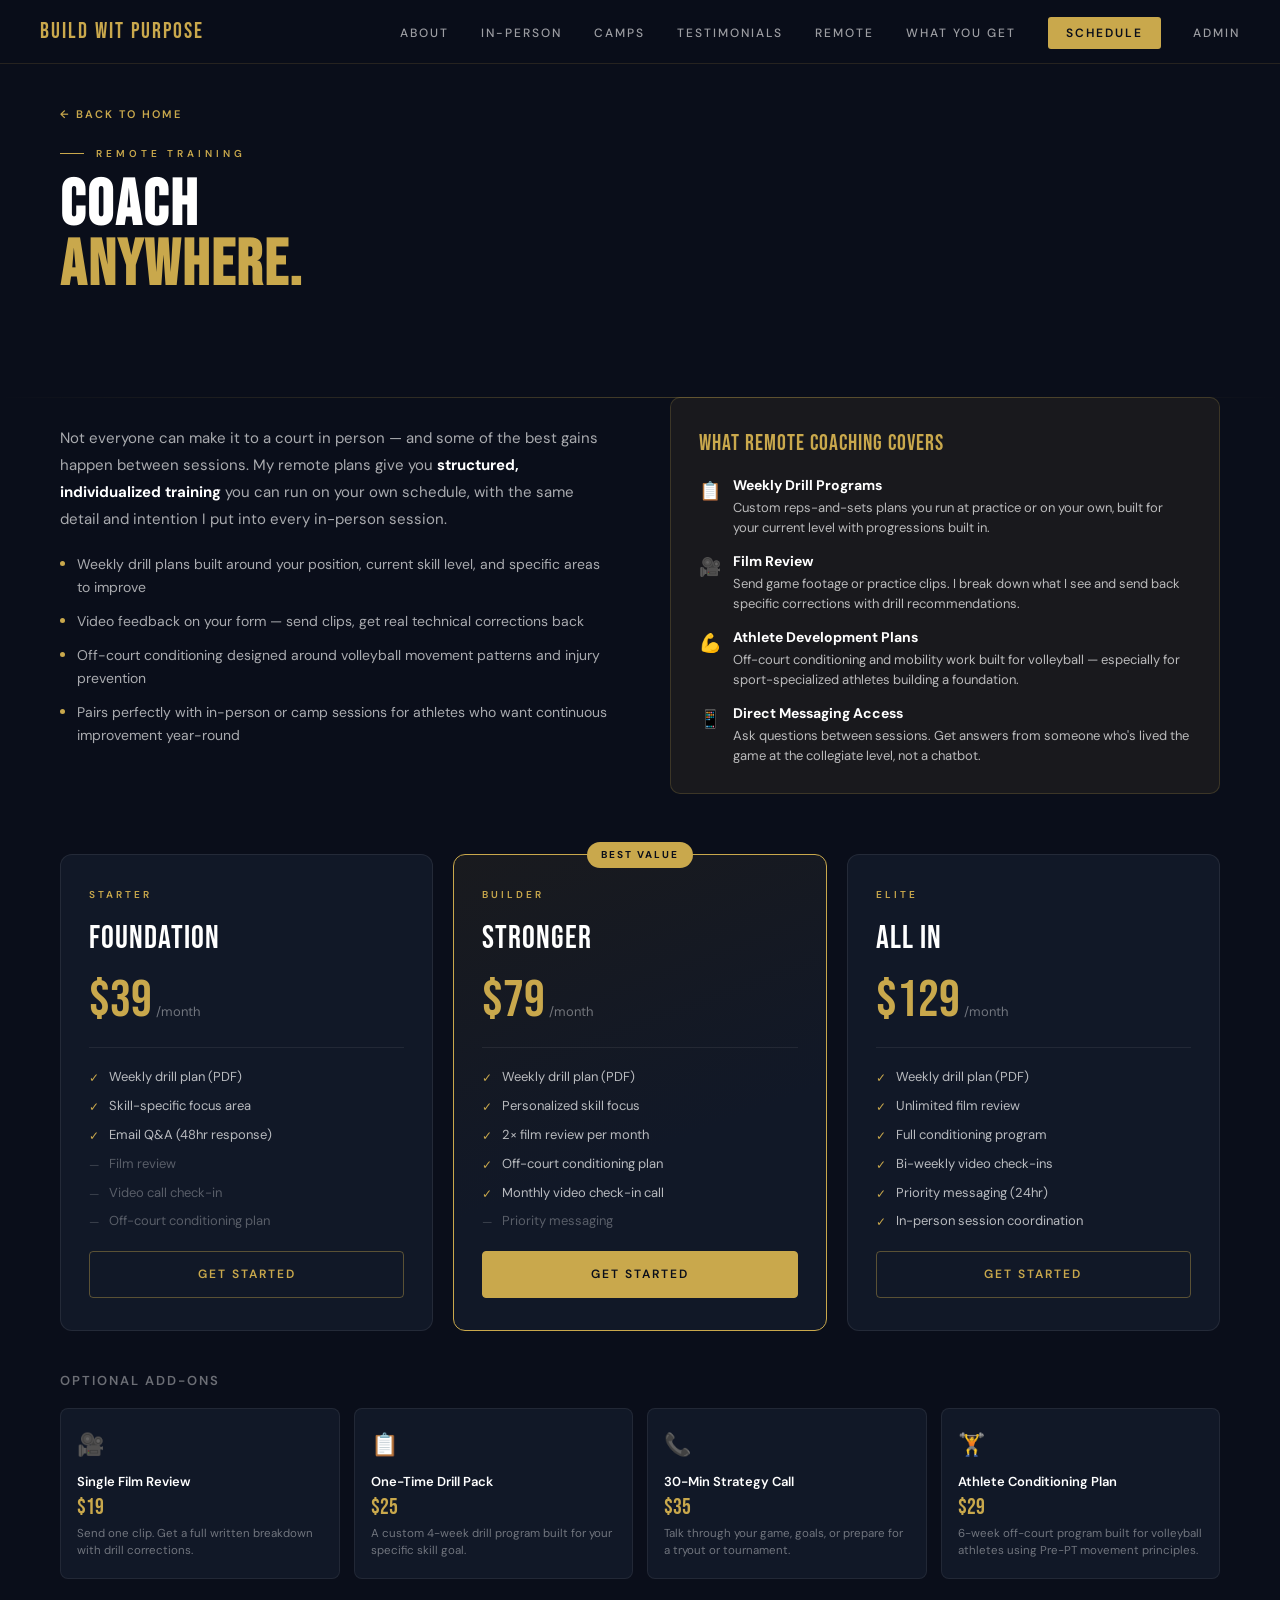
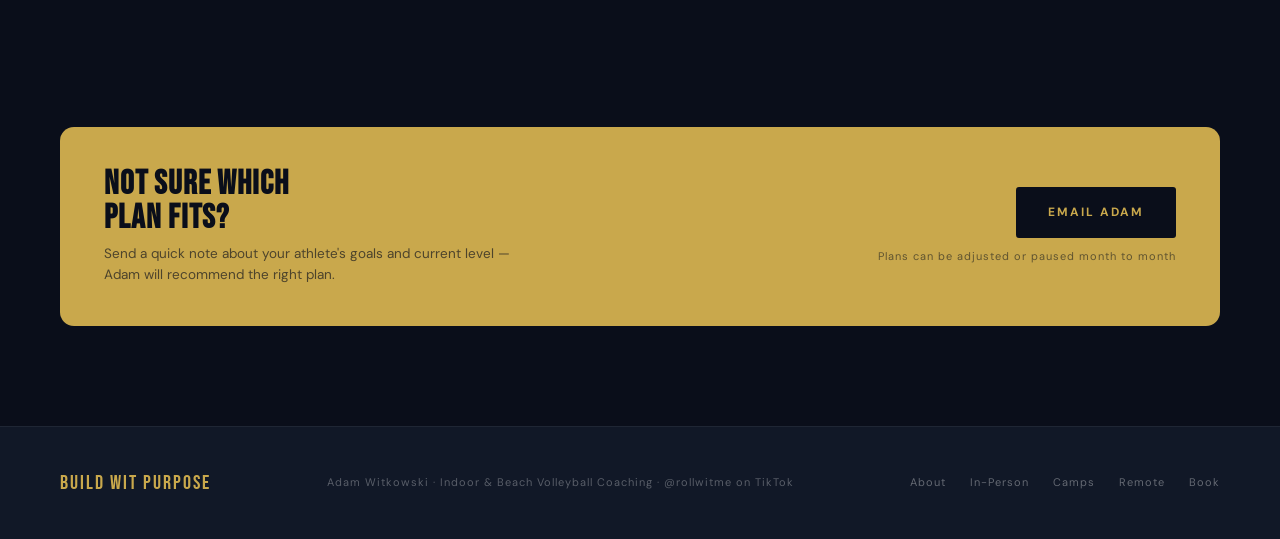
<file: remote.html>
<!DOCTYPE html>
<html lang="en">
<head>
<meta charset="UTF-8">
<meta name="viewport" content="width=device-width, initial-scale=1.0">
<title>Remote Coaching — Build Wit Purpose</title>
<meta name="description" content="Remote volleyball coaching plans with Adam Witkowski — weekly drill programs, film review, and off-court conditioning built around your goals.">
<link href="https://fonts.googleapis.com/css2?family=Bebas+Neue&family=DM+Sans:ital,wght@0,300;0,400;0,500;0,600;1,400&family=DM+Serif+Display:ital@0;1&display=swap" rel="stylesheet">
<style>
*, *::before, *::after { box-sizing: border-box; margin: 0; padding: 0; }

:root {
  --navy: #0a0e1a;
  --navy-mid: #111827;
  --navy-soft: #1a2235;
  --gold: #C9A84C;
  --gold-light: #E8C97A;
  --gold-pale: #fdf3dc;
  --white: #ffffff;
  --off-white: #f5f3ee;
  --gray-mid: #9ca3af;
  --text-dark: #1a1a2e;
}

html { scroll-behavior: smooth; }

body {
  font-family: 'DM Sans', sans-serif;
  background: var(--navy);
  color: var(--white);
  line-height: 1.6;
  overflow-x: hidden;
}

/* ===== NAV ===== */
nav {
  position: fixed;
  top: 0; left: 0; right: 0;
  z-index: 100;
  padding: 0 40px;
  height: 64px;
  display: flex;
  align-items: center;
  justify-content: space-between;
  background: rgba(10,14,26,0.92);
  backdrop-filter: blur(12px);
  border-bottom: 1px solid rgba(201,168,76,0.15);
}

.nav-brand {
  font-family: 'Bebas Neue', sans-serif;
  font-size: 22px;
  color: var(--gold);
  letter-spacing: 2px;
}

.nav-links {
  display: flex;
  align-items: center;
  gap: 32px;
  list-style: none;
}

.nav-links a {
  font-size: 12px;
  font-weight: 500;
  letter-spacing: 2px;
  text-transform: uppercase;
  color: rgba(255,255,255,0.6);
  text-decoration: none;
  transition: color 0.2s;
}

.nav-links a:hover { color: var(--gold); }

.nav-cta {
  background: var(--gold);
  color: var(--navy) !important;
  padding: 8px 18px;
  border-radius: 3px;
  font-weight: 600 !important;
}

/* ===== HERO ===== */
.hero {
  min-height: 100vh;
  display: flex;
  flex-direction: column;
  justify-content: flex-end;
  position: relative;
  overflow: hidden;
  padding: 0 60px 80px;
}

.hero-bg {
  position: absolute;
  inset: 0;
  background: 
    linear-gradient(135deg, rgba(201,168,76,0.04) 0%, transparent 50%),
    linear-gradient(to bottom, rgba(10,14,26,0.2) 0%, rgba(10,14,26,0.75) 60%, rgba(10,14,26,1) 100%),
    var(--navy);
}

/* Court line texture */
.court-lines {
  position: absolute;
  inset: 0;
  opacity: 0.04;
  background-image: 
    linear-gradient(var(--white) 1px, transparent 1px),
    linear-gradient(90deg, var(--white) 1px, transparent 1px);
  background-size: 80px 80px;
}

.hero-eyebrow {
  font-size: 11px;
  font-weight: 600;
  letter-spacing: 4px;
  text-transform: uppercase;
  color: var(--gold);
  margin-bottom: 20px;
  position: relative;
  display: flex;
  align-items: center;
  gap: 14px;
}

.hero-eyebrow::before {
  content: '';
  display: block;
  width: 32px;
  height: 1px;
  background: var(--gold);
}

.hero-headline {
  font-family: 'Bebas Neue', sans-serif;
  font-size: clamp(72px, 10vw, 120px);
  line-height: 0.88;
  letter-spacing: 2px;
  color: var(--white);
  position: relative;
  max-width: 900px;
}

.hero-headline .accent { color: var(--gold); }

.hero-sub {
  font-size: 16px;
  color: rgba(255,255,255,0.65);
  margin-top: 24px;
  max-width: 520px;
  line-height: 1.7;
  position: relative;
}

.hero-actions {
  display: flex;
  align-items: center;
  gap: 20px;
  margin-top: 40px;
  position: relative;
}

.btn-primary {
  background: var(--gold);
  color: var(--navy);
  font-size: 12px;
  font-weight: 700;
  letter-spacing: 2px;
  text-transform: uppercase;
  padding: 16px 32px;
  border-radius: 3px;
  text-decoration: none;
  border: none;
  cursor: pointer;
  transition: background 0.2s, transform 0.15s;
  display: inline-block;
}

.btn-primary:hover { background: var(--gold-light); transform: translateY(-1px); }

.btn-ghost {
  color: rgba(255,255,255,0.7);
  font-size: 12px;
  font-weight: 500;
  letter-spacing: 2px;
  text-transform: uppercase;
  text-decoration: none;
  display: flex;
  align-items: center;
  gap: 8px;
  transition: color 0.2s;
}

.btn-ghost:hover { color: var(--gold); }

.hero-stats {
  position: absolute;
  right: 60px;
  bottom: 80px;
  display: flex;
  flex-direction: column;
  gap: 24px;
  align-items: flex-end;
}

.hero-stat {
  text-align: right;
}

.hero-stat-num {
  font-family: 'Bebas Neue', sans-serif;
  font-size: 48px;
  color: var(--gold);
  line-height: 1;
  letter-spacing: 1px;
}

.hero-stat-label {
  font-size: 10px;
  letter-spacing: 3px;
  text-transform: uppercase;
  color: rgba(255,255,255,0.4);
  margin-top: 2px;
}

/* ===== 1% PROGRESS BAR (signature element) ===== */
.percent-bar-section {
  background: var(--navy-mid);
  border-top: 1px solid rgba(201,168,76,0.12);
  border-bottom: 1px solid rgba(201,168,76,0.12);
  padding: 28px 60px;
  display: flex;
  align-items: center;
  gap: 32px;
  overflow: hidden;
}

.percent-label {
  font-family: 'Bebas Neue', sans-serif;
  font-size: 15px;
  letter-spacing: 3px;
  color: var(--gold);
  white-space: nowrap;
  flex-shrink: 0;
}

.progress-track {
  flex: 1;
  height: 4px;
  background: rgba(255,255,255,0.08);
  border-radius: 2px;
  overflow: hidden;
}

.progress-fill {
  height: 100%;
  background: linear-gradient(90deg, var(--gold), var(--gold-light));
  border-radius: 2px;
  animation: fillBar 2.5s ease-out forwards;
  width: 0%;
}

@keyframes fillBar {
  to { width: 100%; }
}

.progress-sessions {
  display: flex;
  gap: 20px;
  flex-shrink: 0;
}

.prog-session {
  font-size: 11px;
  color: rgba(255,255,255,0.4);
  letter-spacing: 2px;
  white-space: nowrap;
}

.prog-session span {
  color: var(--gold);
  font-weight: 600;
}

/* ===== SECTION COMMON ===== */
section {
  padding: 100px 60px;
}

.section-eyebrow {
  font-size: 10px;
  font-weight: 600;
  letter-spacing: 4px;
  text-transform: uppercase;
  color: var(--gold);
  margin-bottom: 14px;
  display: flex;
  align-items: center;
  gap: 12px;
}

.section-eyebrow::before {
  content: '';
  display: block;
  width: 24px;
  height: 1px;
  background: var(--gold);
}

.section-title {
  font-family: 'Bebas Neue', sans-serif;
  font-size: clamp(40px, 5vw, 64px);
  letter-spacing: 2px;
  line-height: 0.95;
  color: var(--white);
  max-width: 700px;
}

.section-title .accent { color: var(--gold); }

/* ===== ABOUT ===== */
.about-section {
  background: var(--navy);
  display: grid;
  grid-template-columns: 1fr 1fr;
  gap: 80px;
  align-items: center;
}

.about-left {}

.about-body {
  margin-top: 32px;
  display: flex;
  flex-direction: column;
  gap: 18px;
}

.about-body p {
  font-size: 15px;
  color: rgba(255,255,255,0.72);
  line-height: 1.8;
}

.about-body p strong {
  color: var(--white);
  font-weight: 600;
}

.about-quote {
  border-left: 2px solid var(--gold);
  padding-left: 20px;
  margin-top: 8px;
}

.about-quote p {
  font-family: 'DM Serif Display', serif;
  font-style: italic;
  font-size: 17px !important;
  color: rgba(255,255,255,0.6) !important;
}

.about-right {
  display: flex;
  flex-direction: column;
  gap: 16px;
}

.credential-card {
  background: var(--navy-mid);
  border: 1px solid rgba(255,255,255,0.07);
  border-radius: 8px;
  padding: 18px 20px;
  display: flex;
  align-items: flex-start;
  gap: 16px;
  transition: border-color 0.2s, transform 0.2s, background 0.2s;
}

.credential-card:hover {
  border-color: rgba(201,168,76,0.38);
  transform: translateX(4px);
  background: linear-gradient(90deg, rgba(201,168,76,0.08), var(--navy-mid));
}

.cred-icon {
  width: 36px;
  height: 36px;
  background: rgba(201,168,76,0.12);
  border-radius: 6px;
  display: flex;
  align-items: center;
  justify-content: center;
  flex-shrink: 0;
  font-size: 16px;
}

.cred-text-title {
  font-size: 13px;
  font-weight: 600;
  color: var(--white);
  margin-bottom: 3px;
}

.cred-text-sub {
  font-size: 12px;
  color: rgba(255,255,255,0.45);
  line-height: 1.4;
}

/* ===== IN-PERSON TRAINING ===== */
.training-section {
  background: var(--navy-mid);
}

.training-grid {
  margin-top: 56px;
  display: grid;
  grid-template-columns: repeat(4, 1fr);
  gap: 20px;
}

.training-card {
  background: var(--navy);
  border: 1px solid rgba(255,255,255,0.07);
  border-radius: 10px;
  padding: 28px 24px;
  position: relative;
  overflow: hidden;
  transition: transform 0.2s, border-color 0.2s, background 0.2s, box-shadow 0.2s;
}

.training-card:hover {
  transform: translateY(-6px);
  border-color: rgba(201,168,76,0.48);
  background: linear-gradient(160deg, rgba(201,168,76,0.11), var(--navy) 58%);
  box-shadow: 0 24px 54px rgba(0,0,0,0.24);
}

.training-card::before {
  content: '';
  position: absolute;
  top: 0; left: 0; right: 0;
  height: 2px;
  background: var(--gold);
  opacity: 0;
  transition: opacity 0.2s;
}

.training-card:hover::before { opacity: 1; }
.training-card:hover .tc-num { color: rgba(201,168,76,0.35); transform: translateY(-2px); }
.training-card:hover .tc-title { color: var(--gold-light); }
.training-card:hover .tc-body { color: rgba(255,255,255,0.72); }

.tc-num {
  font-family: 'Bebas Neue', sans-serif;
  font-size: 48px;
  color: rgba(201,168,76,0.15);
  line-height: 1;
  margin-bottom: 12px;
  transition: color 0.2s, transform 0.2s;
}

.tc-title {
  font-size: 14px;
  font-weight: 600;
  color: var(--white);
  margin-bottom: 8px;
  transition: color 0.2s;
}

.tc-body {
  font-size: 13px;
  color: rgba(255,255,255,0.5);
  line-height: 1.6;
  transition: color 0.2s;
}

.training-options {
  display: grid;
  grid-template-columns: 1fr 1fr;
  gap: 24px;
  margin-top: 40px;
}

.training-price-bar {
  background: var(--gold);
  border-radius: 10px;
  padding: 28px 32px;
  display: flex;
  flex-direction: column;
  align-items: flex-start;
  gap: 16px;
}

.tpb-badge {
  display: inline-flex;
  align-items: center;
  gap: 6px;
  font-size: 10.5px;
  font-weight: 700;
  letter-spacing: 2px;
  text-transform: uppercase;
  color: var(--navy);
  background: rgba(10,14,26,0.12);
  padding: 5px 12px;
  border-radius: 999px;
}

.tpb-left {}

.tpb-label {
  font-size: 10px;
  font-weight: 600;
  letter-spacing: 3px;
  text-transform: uppercase;
  color: rgba(10,14,26,0.6);
  margin-bottom: 6px;
}

.tpb-price {
  font-family: 'Bebas Neue', sans-serif;
  font-size: 56px;
  color: var(--navy);
  line-height: 1;
  letter-spacing: 1px;
}

.tpb-details {
  font-size: 13px;
  color: rgba(10,14,26,0.6);
  margin-top: 6px;
}

.tpb-right {
  text-align: left;
  width: 100%;
  border-top: 1px solid rgba(10,14,26,0.15);
  padding-top: 16px;
}

.tpb-includes-title {
  font-size: 10px;
  font-weight: 700;
  letter-spacing: 3px;
  text-transform: uppercase;
  color: rgba(10,14,26,0.55);
  margin-bottom: 10px;
}

.tpb-include-item {
  font-size: 13px;
  color: var(--navy);
  font-weight: 500;
  margin-bottom: 5px;
  display: flex;
  align-items: center;
  justify-content: flex-start;
  gap: 8px;
}

.tpb-include-item::before {
  content: '✓';
  color: var(--navy);
  font-weight: 700;
  font-size: 12px;
}

/* ===== E-COACHING ===== */
.ecoach-section {
  background: var(--navy);
  position: relative;
}

.ecoach-section::before {
  content: '';
  position: absolute;
  top: 0; left: 0; right: 0;
  height: 1px;
  background: linear-gradient(90deg, transparent, var(--gold), transparent);
  opacity: 0.3;
}

.ecoach-intro {
  display: grid;
  grid-template-columns: 1fr 1fr;
  gap: 60px;
  align-items: start;
  margin-bottom: 60px;
}

.ecoach-desc {
  font-size: 15px;
  color: rgba(255,255,255,0.65);
  line-height: 1.8;
  margin-top: 28px;
}

.ecoach-desc strong { color: var(--white); }

.ecoach-why {
  margin-top: 20px;
  display: flex;
  flex-direction: column;
  gap: 12px;
}

.ecoach-why-item {
  display: flex;
  align-items: flex-start;
  gap: 12px;
}

.ewy-dot {
  width: 5px;
  height: 5px;
  background: var(--gold);
  border-radius: 50%;
  margin-top: 8px;
  flex-shrink: 0;
}

.ewy-text {
  font-size: 14px;
  color: rgba(255,255,255,0.65);
  line-height: 1.6;
}

.ecoach-badge {
  background: rgba(201,168,76,0.08);
  border: 1px solid rgba(201,168,76,0.2);
  border-radius: 10px;
  padding: 28px;
  display: flex;
  flex-direction: column;
  gap: 14px;
}

.badge-title {
  font-family: 'Bebas Neue', sans-serif;
  font-size: 22px;
  color: var(--gold);
  letter-spacing: 1px;
}

.badge-item {
  display: flex;
  align-items: flex-start;
  gap: 12px;
}

.badge-icon { font-size: 18px; flex-shrink: 0; margin-top: 2px; }

.badge-text {
  font-size: 13px;
  color: rgba(255,255,255,0.7);
  line-height: 1.5;
}

.badge-text strong {
  color: var(--white);
  display: block;
  font-size: 14px;
  margin-bottom: 2px;
}

/* E-coaching plans */
.ecoach-plans {
  display: grid;
  grid-template-columns: repeat(3, 1fr);
  gap: 20px;
  margin-bottom: 40px;
}

.plan-card {
  background: var(--navy-mid);
  border: 1px solid rgba(255,255,255,0.08);
  border-radius: 12px;
  padding: 32px 28px;
  display: flex;
  flex-direction: column;
  gap: 20px;
  transition: transform 0.2s, border-color 0.2s;
  position: relative;
}

.plan-card:hover { transform: translateY(-7px); border-color: rgba(201,168,76,0.46); box-shadow: 0 28px 58px rgba(0,0,0,0.24); }

.plan-card.featured {
  border-color: var(--gold);
  background: linear-gradient(160deg, rgba(201,168,76,0.08) 0%, var(--navy-mid) 60%);
}

.plan-badge-pill {
  position: absolute;
  top: -13px;
  left: 50%;
  transform: translateX(-50%);
  background: var(--gold);
  color: var(--navy);
  font-size: 10px;
  font-weight: 700;
  letter-spacing: 2px;
  text-transform: uppercase;
  padding: 5px 14px;
  border-radius: 20px;
  white-space: nowrap;
}

.plan-tier {
  font-size: 10px;
  font-weight: 600;
  letter-spacing: 3px;
  text-transform: uppercase;
  color: var(--gold);
}

.plan-name {
  font-family: 'Bebas Neue', sans-serif;
  font-size: 32px;
  color: var(--white);
  letter-spacing: 1px;
  line-height: 1;
}

.plan-price-row {
  display: flex;
  align-items: baseline;
  gap: 4px;
}

.plan-price {
  font-family: 'Bebas Neue', sans-serif;
  font-size: 52px;
  color: var(--gold);
  line-height: 1;
}

.plan-per {
  font-size: 13px;
  color: rgba(255,255,255,0.4);
}

.plan-divider {
  height: 1px;
  background: rgba(255,255,255,0.07);
}

.plan-features {
  display: flex;
  flex-direction: column;
  gap: 10px;
  flex: 1;
}

.plan-feature {
  display: flex;
  align-items: flex-start;
  gap: 10px;
  font-size: 13px;
  color: rgba(255,255,255,0.7);
  line-height: 1.4;
}

.plan-feature-check {
  color: var(--gold);
  font-size: 12px;
  margin-top: 2px;
  flex-shrink: 0;
}

.plan-feature.muted { color: rgba(255,255,255,0.3); }

.plan-feature.muted .plan-feature-check { color: rgba(255,255,255,0.2); }

.plan-cta {
  display: block;
  text-align: center;
  background: transparent;
  border: 1px solid rgba(201,168,76,0.4);
  color: var(--gold);
  font-size: 12px;
  font-weight: 600;
  letter-spacing: 2px;
  text-transform: uppercase;
  padding: 13px 20px;
  border-radius: 4px;
  cursor: pointer;
  text-decoration: none;
  transition: background 0.2s, border-color 0.2s;
}

.plan-cta:hover { background: rgba(201,168,76,0.1); border-color: var(--gold); }

.plan-card.featured .plan-cta {
  background: var(--gold);
  color: var(--navy);
  border-color: var(--gold);
}

.plan-card.featured .plan-cta:hover { background: var(--gold-light); }

/* e-coaching add-ons */
.addons-title {
  font-size: 13px;
  font-weight: 600;
  letter-spacing: 2px;
  text-transform: uppercase;
  color: rgba(255,255,255,0.4);
  margin-bottom: 16px;
}

.addons-grid {
  display: grid;
  grid-template-columns: repeat(4, 1fr);
  gap: 14px;
}

.addon-card {
  background: var(--navy-mid);
  border: 1px solid rgba(255,255,255,0.07);
  border-radius: 8px;
  padding: 18px 16px;
  transition: border-color 0.2s, background 0.2s, transform 0.2s;
}

.addon-card:hover { border-color: rgba(201,168,76,0.42); background: rgba(201,168,76,0.08); transform: translateY(-4px); }

.addon-icon { font-size: 22px; margin-bottom: 10px; }

.addon-name {
  font-size: 13px;
  font-weight: 600;
  color: var(--white);
  margin-bottom: 4px;
}

.addon-price {
  font-family: 'Bebas Neue', sans-serif;
  font-size: 22px;
  color: var(--gold);
  line-height: 1;
  margin-bottom: 6px;
}

.addon-desc {
  font-size: 11.5px;
  color: rgba(255,255,255,0.4);
  line-height: 1.5;
}

/* ===== VALUE ADDS ===== */
.value-section {
  background: var(--navy-mid);
  position: relative;
}

.value-grid {
  margin-top: 56px;
  display: grid;
  grid-template-columns: repeat(3, 1fr);
  gap: 24px;
}

.value-card {
  background: var(--navy);
  border: 1px solid rgba(255,255,255,0.06);
  border-radius: 12px;
  padding: 32px 28px;
  transition: transform 0.2s, border-color 0.2s, background 0.2s, box-shadow 0.2s;
}

.value-card:hover { transform: translateY(-6px); border-color: rgba(201,168,76,0.42); background: linear-gradient(160deg, rgba(201,168,76,0.09), var(--navy) 62%); box-shadow: 0 24px 54px rgba(0,0,0,0.22); }

.value-card-top {
  display: flex;
  align-items: flex-start;
  justify-content: space-between;
  margin-bottom: 16px;
}

.value-icon { font-size: 28px; }

.value-tag {
  font-size: 9px;
  font-weight: 700;
  letter-spacing: 2px;
  text-transform: uppercase;
  background: rgba(201,168,76,0.12);
  color: var(--gold);
  padding: 4px 10px;
  border-radius: 20px;
}

.value-title {
  font-size: 16px;
  font-weight: 600;
  color: var(--white);
  margin-bottom: 10px;
}

.value-body {
  font-size: 13.5px;
  color: rgba(255,255,255,0.55);
  line-height: 1.7;
}

/* ===== PHILOSOPHY ===== */
.philosophy-section {
  background: var(--navy);
  display: flex;
  flex-direction: column;
  align-items: center;
  text-align: center;
  padding: 120px 60px;
}

.philosophy-section .section-eyebrow { justify-content: center; }
.philosophy-section .section-eyebrow::before { display: none; }

.philosophy-big {
  font-family: 'DM Serif Display', serif;
  font-style: italic;
  font-size: clamp(26px, 3.5vw, 40px);
  color: rgba(255,255,255,0.82);
  line-height: 1.45;
  max-width: 780px;
  margin: 32px 0;
}

.philosophy-big em {
  color: var(--gold);
  font-style: normal;
}

.philosophy-attr {
  font-size: 12px;
  letter-spacing: 3px;
  text-transform: uppercase;
  color: rgba(255,255,255,0.3);
}

/* ===== TESTIMONIALS ===== */
.testimonial-section {
  background: var(--navy);
  display: flex;
  flex-direction: column;
  align-items: center;
  text-align: center;
  padding: 72px 60px;
  overflow: visible;
  scroll-margin-top: 84px;
}
.testimonial-section .section-eyebrow { justify-content: center; }
.testimonial-section .section-eyebrow::before { display: none; }

.testimonial-ribbons {
  display: flex;
  flex-wrap: wrap;
  justify-content: center;
  align-items: flex-start;
  gap: 28px;
  margin: 34px 0 8px;
}

.testimonial-ribbon {
  position: relative;
}

.ribbon-tab {
  font-family: inherit;
  font-size: 11.5px;
  font-weight: 600;
  letter-spacing: 2px;
  text-transform: uppercase;
  color: var(--navy);
  background: var(--gold);
  border: none;
  cursor: pointer;
  padding: 14px 26px 22px;
  clip-path: polygon(0 0, 100% 0, 100% 100%, 50% 80%, 0 100%);
  transition: background 0.2s ease, transform 0.2s ease;
}
.ribbon-tab:hover,
.ribbon-tab:focus-visible {
  background: var(--gold-light);
  transform: translateY(-1px);
}

.ribbon-card {
  position: absolute;
  top: calc(100% + 16px);
  left: 50%;
  transform: translateX(-50%) translateY(-6px);
  width: min(360px, 86vw);
  background: linear-gradient(165deg, var(--navy-soft), var(--navy-mid));
  color: rgba(255,255,255,0.88);
  border: 1px solid rgba(201,168,76,0.3);
  border-radius: 14px;
  padding: 34px 28px 26px;
  box-shadow: 0 28px 60px rgba(0,0,0,0.55);
  text-align: left;
  font-size: 14px;
  line-height: 1.7;
  opacity: 0;
  visibility: hidden;
  pointer-events: none;
  transition: opacity 0.2s ease, transform 0.2s ease;
  z-index: 40;
}
.ribbon-card::after {
  content: '\201C';
  position: absolute;
  top: 2px;
  left: 20px;
  font-family: 'DM Serif Display', serif;
  font-size: 56px;
  line-height: 1;
  color: var(--gold);
  opacity: 0.55;
}
.ribbon-card::before {
  content: '';
  position: absolute;
  top: -8px;
  left: 50%;
  transform: translateX(-50%);
  width: 14px;
  height: 14px;
  background: var(--navy-soft);
  border-left: 1px solid rgba(201,168,76,0.3);
  border-top: 1px solid rgba(201,168,76,0.3);
  clip-path: polygon(0 100%, 100% 100%, 100% 0);
  rotate: 45deg;
}
.ribbon-card p {
  position: relative;
  margin: 0;
  font-family: 'DM Serif Display', serif;
  font-style: italic;
  font-size: 15px;
  line-height: 1.65;
  color: rgba(255,255,255,0.85);
}
.ribbon-card em { color: var(--gold-light); font-style: normal; }

.testimonial-ribbon:hover .ribbon-card,
.testimonial-ribbon.open .ribbon-card {
  opacity: 1;
  visibility: visible;
  pointer-events: auto;
  transform: translateX(-50%) translateY(0);
}

.testimonial-tagline {
  font-family: 'DM Serif Display', serif;
  font-style: italic;
  font-size: clamp(17px, 2vw, 20px);
  color: rgba(255,255,255,0.62);
  line-height: 1.6;
  max-width: 560px;
  margin: 40px 0 0;
}

/* ===== CTA FOOTER ===== */
.cta-section {
  background: var(--gold);
  padding: 80px 60px;
  display: flex;
  align-items: center;
  justify-content: space-between;
  gap: 40px;
}

.cta-left {}

.cta-eyebrow {
  font-size: 11px;
  font-weight: 600;
  letter-spacing: 3px;
  text-transform: uppercase;
  color: rgba(10,14,26,0.55);
  margin-bottom: 12px;
}

.cta-headline {
  font-family: 'Bebas Neue', sans-serif;
  font-size: 56px;
  color: var(--navy);
  letter-spacing: 2px;
  line-height: 0.95;
  max-width: 600px;
}

.cta-right {
  display: flex;
  flex-direction: column;
  gap: 12px;
  align-items: flex-end;
  flex-shrink: 0;
}

.btn-dark {
  background: var(--navy);
  color: var(--gold);
  font-size: 12px;
  font-weight: 700;
  letter-spacing: 2px;
  text-transform: uppercase;
  padding: 16px 32px;
  border-radius: 3px;
  text-decoration: none;
  border: none;
  cursor: pointer;
  transition: background 0.2s;
  display: inline-block;
}

.btn-dark:hover { background: var(--navy-soft); }

.cta-note {
  font-size: 11px;
  color: rgba(10,14,26,0.5);
  letter-spacing: 1px;
}

/* ===== SITE FOOTER ===== */
footer {
  background: var(--navy-mid);
  border-top: 1px solid rgba(255,255,255,0.06);
  padding: 40px 60px;
  display: flex;
  align-items: center;
  justify-content: space-between;
  gap: 24px;
}

.footer-brand {
  font-family: 'Bebas Neue', sans-serif;
  font-size: 20px;
  color: var(--gold);
  letter-spacing: 2px;
}

.footer-meta {
  font-size: 11px;
  color: rgba(255,255,255,0.3);
  letter-spacing: 1px;
}

.footer-links {
  display: flex;
  gap: 24px;
}

.footer-links a {
  font-size: 11px;
  color: rgba(255,255,255,0.35);
  text-decoration: none;
  letter-spacing: 1px;
  transition: color 0.2s;
}

.footer-links a:hover { color: var(--gold); }


/* ===== REAL PHOTO LAYERS ===== */
.hero-bg {
  background:
    linear-gradient(135deg, rgba(201,168,76,0.04) 0%, transparent 50%),
    linear-gradient(to right, rgba(10,14,26,0.96) 0%, rgba(10,14,26,0.72) 48%, rgba(10,14,26,0.34) 100%),
    linear-gradient(to bottom, rgba(10,14,26,0.05) 0%, rgba(10,14,26,0.74) 68%, rgba(10,14,26,1) 100%),
    url('https://raw.githubusercontent.com/adamwitkow2027-ai/build-wit-purpose/main/public/assets/volleyball-serve.jpeg') center 18% / cover,
    var(--navy);
}

.photo-section {
  background: var(--navy-mid);
  padding: 0 60px 100px;
}

.photo-grid {
  display: grid;
  grid-template-columns: repeat(3, 1fr);
  gap: 16px;
  max-width: 1180px;
  margin: 0 auto;
}

.photo-tile {
  min-height: 420px;
  border-radius: 12px;
  overflow: hidden;
  position: relative;
  border: 1px solid rgba(255,255,255,0.08);
  background: var(--navy);
}

.photo-tile.large { min-height: 420px; grid-row: auto; }

.photo-tile img {
  width: 100%;
  height: 100%;
  object-fit: cover;
  display: block;
  filter: saturate(0.92) contrast(1.04);
}

.photo-tile img.headshot-img, .about-photo-card img.headshot-img {
  object-position: center 16%;
}

.photo-tile img.action-img {
  object-position: center 12%;
}

.photo-tile::after {
  content: '';
  position: absolute;
  inset: 0;
  background: linear-gradient(to top, rgba(10,14,26,0.66), transparent 48%);
}

.photo-caption {
  position: absolute;
  left: 18px;
  bottom: 16px;
  z-index: 1;
  font-size: 11px;
  letter-spacing: 2px;
  text-transform: uppercase;
  color: rgba(255,255,255,0.76);
}

.about-photo-card {
  margin-bottom: 20px;
  border-radius: 12px;
  overflow: hidden;
  border: 1px solid rgba(201,168,76,0.18);
  background: var(--navy-mid);
}

.about-photo-card img {
  width: 100%;
  aspect-ratio: 16 / 10;
  object-fit: cover;
  object-position: center 18%;
  display: block;
  filter: saturate(.9) contrast(1.02);
}

/* ===== SCHEDULING ===== */
.schedule-section {
  background: var(--navy);
  position: relative;
  padding: 110px 60px;
}

.schedule-section::before {
  content: '';
  position: absolute;
  top: 0; left: 0; right: 0;
  height: 1px;
  background: linear-gradient(90deg, transparent, var(--gold), transparent);
  opacity: .35;
}

.schedule-intro {
  display: grid;
  grid-template-columns: minmax(0, 0.9fr) minmax(320px, 0.55fr);
  gap: 48px;
  align-items: end;
  margin-bottom: 46px;
}

.schedule-copy p {
  margin-top: 28px;
  max-width: 620px;
  color: rgba(255,255,255,.66);
  font-size: 15px;
  line-height: 1.8;
}

.friend-card {
  background: rgba(201,168,76,.1);
  border: 1px solid rgba(201,168,76,.26);
  border-radius: 12px;
  padding: 26px;
}

.friend-card-label {
  color: var(--gold);
  font-size: 10px;
  font-weight: 700;
  letter-spacing: 3px;
  text-transform: uppercase;
  margin-bottom: 10px;
}

.friend-card h3 {
  font-family: 'Bebas Neue', sans-serif;
  font-size: 34px;
  letter-spacing: 1px;
  line-height: 1;
  margin-bottom: 12px;
}

.friend-card p {
  color: rgba(255,255,255,.64);
  font-size: 13.5px;
  line-height: 1.7;
}

.schedule-shell {
  display: grid;
  grid-template-columns: 370px minmax(0, 1fr) 360px;
  gap: 18px;
  align-items: start;
}

.schedule-panel {
  background: var(--navy-mid);
  border: 1px solid rgba(255,255,255,.08);
  border-radius: 12px;
  padding: 24px;
  box-shadow: 0 28px 70px rgba(0,0,0,.18);
}

.panel-label {
  color: var(--gold);
  font-size: 10px;
  font-weight: 700;
  letter-spacing: 3px;
  text-transform: uppercase;
  margin-bottom: 18px;
}

.month-row, .slot-head {
  display: flex;
  align-items: center;
  justify-content: space-between;
  gap: 14px;
}

.month-row strong, .slot-head h3, .request-form h3 {
  font-family: 'Bebas Neue', sans-serif;
  font-size: 31px;
  color: var(--white);
  letter-spacing: 1px;
  line-height: 1;
}

.icon-button {
  width: 40px;
  height: 40px;
  border: 1px solid rgba(201,168,76,.32);
  border-radius: 4px;
  background: rgba(201,168,76,.1);
  color: var(--gold);
  font-size: 25px;
  cursor: pointer;
}

.weekday-row, .calendar-grid {
  display: grid;
  grid-template-columns: repeat(7, minmax(0, 1fr));
  gap: 7px;
}

.weekday-row {
  margin: 22px 0 8px;
  color: rgba(255,255,255,.34);
  font-size: 10px;
  font-weight: 700;
  letter-spacing: 1px;
  text-align: center;
  text-transform: uppercase;
}

.day-button {
  min-height: 44px;
  border: 1px solid rgba(255,255,255,.07);
  border-radius: 6px;
  background: rgba(255,255,255,.035);
  color: rgba(255,255,255,.72);
  font-weight: 700;
  cursor: pointer;
  position: relative;
}

.day-button.has-slots {
  background: rgba(201,168,76,.11);
  border-color: rgba(201,168,76,.28);
  color: var(--white);
}

.day-button.has-slots::after {
  content: '';
  position: absolute;
  left: 50%; bottom: 6px;
  transform: translateX(-50%);
  width: 5px; height: 5px;
  border-radius: 50%;
  background: var(--gold);
}

.day-button.selected {
  background: var(--gold);
  color: var(--navy);
  border-color: var(--gold);
}

.day-button.muted { opacity: .25; }

.schedule-note {
  display: flex;
  gap: 8px;
  align-items: center;
  margin-top: 18px;
  color: rgba(255,255,255,.44);
  font-size: 12px;
}

.schedule-note span {
  width: 7px; height: 7px;
  border-radius: 50%;
  background: var(--gold);
}

.availability-pill {
  flex-shrink: 0;
  border: 1px solid rgba(201,168,76,.28);
  border-radius: 999px;
  padding: 7px 12px;
  color: var(--gold);
  background: rgba(201,168,76,.08);
  font-size: 10px;
  font-weight: 700;
  letter-spacing: 2px;
  text-transform: uppercase;
}

.slots {
  display: grid;
  gap: 11px;
  margin-top: 22px;
}

.slot-option {
  width: 100%;
  border: 1px solid rgba(255,255,255,.08);
  border-radius: 8px;
  padding: 16px;
  background: rgba(255,255,255,.035);
  display: flex;
  align-items: center;
  justify-content: space-between;
  gap: 16px;
  color: var(--white);
  text-align: left;
  cursor: pointer;
}

.slot-option strong {
  display: block;
  font-size: 20px;
  color: var(--white);
}

.slot-option span {
  color: rgba(255,255,255,.48);
  font-size: 12.5px;
  line-height: 1.5;
}

.slot-option .choose-label {
  color: var(--gold);
  text-transform: uppercase;
  letter-spacing: 2px;
  font-size: 10px;
  font-weight: 700;
}

.slot-option.selected {
  background: rgba(201,168,76,.13);
  border-color: var(--gold);
}

.request-form {
  display: grid;
  gap: 14px;
}

.request-form .mini-copy {
  color: rgba(255,255,255,.52);
  font-size: 13px;
  line-height: 1.65;
  margin-top: -7px;
}

.request-form label, .admin-card label {
  display: grid;
  gap: 7px;
  color: rgba(255,255,255,.72);
  font-size: 12px;
  font-weight: 600;
}

.request-form input, .request-form textarea, .admin-card input, .admin-card select {
  width: 100%;
  border: 1px solid rgba(255,255,255,.1);
  border-radius: 6px;
  background: rgba(255,255,255,.06);
  color: var(--white);
  padding: 13px 14px;
}

.admin-card select option { color: var(--navy); }

.request-form input:focus, .request-form textarea:focus, .admin-card input:focus, .admin-card select:focus {
  outline: 2px solid rgba(201,168,76,.48);
  border-color: rgba(201,168,76,.72);
}

.request-form textarea { resize: vertical; }

.form-note, .admin-protect-note {
  margin: 0;
  color: rgba(255,255,255,.42);
  font-size: 12px;
  line-height: 1.55;
}

.contact-options {
  display: grid;
  grid-template-columns: 1fr 1fr;
  gap: 10px;
}

.contact-options a {
  text-align: center;
  border: 1px solid rgba(201,168,76,.28);
  border-radius: 4px;
  padding: 11px 12px;
  color: var(--gold);
  text-decoration: none;
  font-size: 10px;
  font-weight: 700;
  letter-spacing: 2px;
  text-transform: uppercase;
}

.empty {
  border: 1px dashed rgba(255,255,255,.13);
  border-radius: 8px;
  padding: 18px;
  color: rgba(255,255,255,.44);
  font-size: 13px;
  line-height: 1.6;
}

.admin-section {
  background: var(--navy-mid);
  border-top: 1px solid rgba(201,168,76,.14);
  padding: 90px 60px;
}

.admin-intro {
  max-width: 820px;
  margin-bottom: 34px;
}

.admin-intro p {
  color: rgba(255,255,255,.58);
  font-size: 14px;
  line-height: 1.7;
  margin-top: 18px;
}


.admin-gate {
  max-width: 920px;
  margin: 0 auto;
  display: grid;
  grid-template-columns: minmax(0, 1fr) 340px;
  gap: 28px;
  align-items: end;
  padding: 30px;
  border-radius: 12px;
  background: var(--navy);
  border: 1px solid rgba(201,168,76,.2);
  box-shadow: 0 28px 70px rgba(0,0,0,.2);
}

.admin-gate p {
  color: rgba(255,255,255,.58);
  font-size: 14px;
  line-height: 1.7;
  margin-top: 18px;
}

.admin-gate-form {
  display: grid;
  gap: 13px;
}

.admin-gate-form label {
  display: grid;
  gap: 7px;
  color: rgba(255,255,255,.72);
  font-size: 12px;
  font-weight: 600;
}

.admin-gate-form input {
  width: 100%;
  border: 1px solid rgba(255,255,255,.1);
  border-radius: 6px;
  background: rgba(255,255,255,.06);
  color: var(--white);
  padding: 13px 14px;
}

.admin-gate-form input:focus {
  outline: 2px solid rgba(201,168,76,.48);
  border-color: rgba(201,168,76,.72);
}

.admin-section.admin-locked .admin-protected { display: none; }
.admin-section:not(.admin-locked) .admin-gate { display: none; }

.admin-grid {
  display: grid;
  grid-template-columns: 340px minmax(0, 1fr);
  gap: 18px;
}

.admin-card {
  background: var(--navy);
  border: 1px solid rgba(255,255,255,.08);
  border-radius: 12px;
  padding: 22px;
  display: grid;
  gap: 14px;
  align-content: start;
}

.admin-card h3 {
  font-family: 'Bebas Neue', sans-serif;
  color: var(--white);
  font-size: 30px;
  letter-spacing: 1px;
}

.admin-card.wide { min-height: 420px; }
.admin-card.requests { grid-column: 1 / -1; }

.admin-list { display: grid; gap: 10px; }

.admin-row, .request-row {
  border: 1px solid rgba(255,255,255,.08);
  border-radius: 8px;
  padding: 15px;
  background: rgba(255,255,255,.035);
  display: grid;
  gap: 9px;
}

.admin-row strong, .request-row strong { color: var(--white); }
.admin-row span, .request-row span { color: rgba(255,255,255,.5); font-size: 12.5px; }
.row-actions { display: flex; flex-wrap: wrap; gap: 8px; }

.status-button {
  border: 1px solid rgba(201,168,76,.28);
  border-radius: 999px;
  background: transparent;
  color: var(--gold);
  padding: 8px 11px;
  font-size: 10px;
  font-weight: 700;
  letter-spacing: 1.5px;
  text-transform: uppercase;
  cursor: pointer;
}

.status-button.danger { color: #f09aa7; border-color: rgba(240,154,167,.3); }



.request-shell {
  display: grid;
  grid-template-columns: minmax(0, 1fr) 340px;
  gap: 20px;
  align-items: start;
}

.request-board, .request-side-panel {
  background: var(--navy-mid);
  border: 1px solid rgba(255,255,255,.08);
  border-radius: 12px;
  box-shadow: 0 28px 70px rgba(0,0,0,.18);
}

.request-board {
  padding: 28px;
  display: grid;
  gap: 16px;
}

.request-board-header {
  display: flex;
  justify-content: space-between;
  gap: 22px;
  align-items: flex-start;
  padding-bottom: 20px;
  border-bottom: 1px solid rgba(255,255,255,.08);
}

.request-board-header h3 {
  font-family: 'Bebas Neue', sans-serif;
  color: var(--white);
  font-size: 44px;
  letter-spacing: 1px;
  line-height: .95;
  margin-bottom: 8px;
}

.request-board-header p {
  color: rgba(255,255,255,.55);
  font-size: 14px;
  line-height: 1.65;
  max-width: 560px;
}

.rate-card-mini {
  min-width: 190px;
  border-radius: 10px;
  background: var(--gold);
  color: var(--navy);
  padding: 18px;
}

.rate-card-mini span {
  display: block;
  font-family: 'Bebas Neue', sans-serif;
  font-size: 54px;
  line-height: .85;
  letter-spacing: 1px;
}

.rate-card-mini small {
  display: block;
  margin-top: 8px;
  color: rgba(10,14,26,.62);
  font-weight: 700;
  line-height: 1.4;
}

.form-grid {
  display: grid;
  gap: 14px;
}

.form-grid.two-col { grid-template-columns: repeat(2, 1fr); }
.form-grid.three-col { grid-template-columns: repeat(3, 1fr); }

.request-board label {
  display: grid;
  gap: 7px;
  color: rgba(255,255,255,.72);
  font-size: 12px;
  font-weight: 600;
}

.request-board input, .request-board textarea, .request-board select {
  width: 100%;
  border: 1px solid rgba(255,255,255,.1);
  border-radius: 6px;
  background: rgba(255,255,255,.06);
  color: var(--white);
  padding: 13px 14px;
}

.request-board select option { color: var(--navy); }

.request-board input:focus, .request-board textarea:focus, .request-board select:focus {
  outline: 2px solid rgba(201,168,76,.48);
  border-color: rgba(201,168,76,.72);
}

.request-side-panel {
  padding: 24px;
  display: grid;
  gap: 14px;
}

.request-step {
  display: flex;
  gap: 13px;
  align-items: flex-start;
  padding: 15px 0;
  border-bottom: 1px solid rgba(255,255,255,.08);
}

.request-step span {
  font-family: 'Bebas Neue', sans-serif;
  color: var(--gold);
  font-size: 26px;
  line-height: 1;
}

.request-step p {
  margin: 0;
  color: rgba(255,255,255,.62);
  font-size: 13px;
  line-height: 1.55;
}

.direct-contact-card {
  margin-top: 8px;
  padding: 18px;
  border-radius: 10px;
  background: rgba(201,168,76,.1);
  border: 1px solid rgba(201,168,76,.24);
  display: grid;
  gap: 10px;
}

.direct-contact-card strong {
  color: var(--white);
  font-size: 14px;
}

.direct-contact-card a {
  color: var(--gold);
  text-decoration: none;
  font-size: 12px;
  font-weight: 700;
}

@media (max-width: 1050px) {
  .schedule-intro, .schedule-shell, .request-shell, .admin-gate, .admin-grid, .photo-grid { grid-template-columns: 1fr; }
  .photo-tile.large { grid-row: auto; }
  .nav-links { gap: 13px; }
  .nav-links a { font-size: 10px; letter-spacing: 0.8px; }
  .nav-cta { padding: 8px 14px; }
  nav { padding: 0 20px; }
  .nav-brand { font-size: 18px; }
}

@media (max-width: 768px) {

  .direct-contact-card a[href="mailto:adamwitkow2027@gmail.com"],
  .direct-contact-card a[href="mailto:adamwitow2027@gmail.com"] {
    background-color: #C9A84C;
    color: #0a0e1a;
    padding: 14px 28px;
    border-radius: 4px;
    font-weight: 700;
    font-size: 13px;
    letter-spacing: 2px;
    text-transform: uppercase;
    display: block;
    text-align: center;
    text-decoration: none;
    margin-top: 16px;
  }

  .value-section {
    padding: 60px 20px;
  }

  .value-grid {
    grid-template-columns: 1fr;
  }

  .value-card:nth-child(1) .value-body,
  .value-card:nth-child(2) .value-body,
  .value-card:nth-child(3) .value-body,
  .value-card:nth-child(4) .value-body,
  .value-card:nth-child(5) .value-body,
  .value-card:nth-child(6) .value-body {
    font-size: 0;
    line-height: 0;
  }

  .value-card .value-body::after {
    display: block;
    font-size: 13.5px;
    line-height: 1.7;
    color: rgba(255,255,255,0.55);
  }

  .value-card:nth-child(1) .value-body::after {
    content: 'A written summary of what we covered and what to practice before next time.';
  }

  .value-card:nth-child(2) .value-body::after {
    content: 'I learn your game, goals, and learning style before you step on the court.';
  }

  .value-card:nth-child(3) .value-body::after {
    content: 'A shared doc showing your skill growth session by session — visible to you and your parents.';
  }

  .value-card:nth-child(4) .value-body::after {
    content: 'Pre-PT level screening for injury risk built into every session at no extra cost.';
  }

  .value-card:nth-child(5) .value-body::after {
    content: "I'm actively competing at Quinnipiac — you get current, real knowledge, not memory.";
  }

  .value-card:nth-child(6) .value-body::after {
    content: 'A brief parent update after each session with one thing to encourage at home.';
  }

  .ecoach-section {
    padding: 60px 20px;
  }

  .ecoach-intro {
    grid-template-columns: 1fr;
    gap: 32px;
  }

  .ecoach-desc {
    font-size: 0;
    line-height: 0;
  }

  .ecoach-desc * {
    display: none;
  }

  .ecoach-desc::after {
    content: 'Not everyone can make it to a court in person. My remote plans give you structured, individualized training on your schedule — with the same detail as every in-person session.';
    display: block;
    font-size: 15px;
    line-height: 1.8;
    color: rgba(255,255,255,0.65);
  }

  .ecoach-plans {
    grid-template-columns: 1fr;
  }

  .addons-grid {
    grid-template-columns: 1fr 1fr;
  }

  .addons-title {
    text-align: center;
  }

  .training-section {
    padding: 40px 20px;
  }

  .training-grid {
    grid-template-columns: 1fr;
  }

  .training-options {
    grid-template-columns: 1fr;
  }

  .tpb-price {
    font-size: 48px;
  }

  .hero {
    padding: 80px 24px 60px;
  }

  .hero-headline {
    font-size: 72px;
  }

  .hero-sub {
    font-size: 14px;
  }

  .hero-actions {
    flex-direction: column;
    align-items: flex-start;
    gap: 12px;
  }

  .hero-stats {
    position: relative;
    right: auto;
    bottom: auto;
    flex-direction: row;
    justify-content: flex-start;
    gap: 24px;
    margin-top: 32px;
    align-items: flex-start;
  }

  .hero-stat {
    text-align: left;
  }

  .percent-bar-section {
    flex-direction: column;
    gap: 14px;
    padding: 24px 20px;
    align-items: stretch;
  }

  .progress-sessions {
    display: none;
  }

  nav {
    height: auto;
    padding: 16px 20px;
    flex-wrap: wrap;
  }

  .nav-brand {
    font-size: 18px;
  }

  .nav-toggle {
    display: inline-flex !important;
    width: 44px;
    height: 44px;
    margin-left: auto;
    border: 0;
    background: transparent;
    align-items: center;
    justify-content: center;
    flex-direction: column;
    gap: 6px;
    cursor: pointer;
  }

  .nav-toggle span {
    display: block;
    width: 26px;
    height: 2px;
    background: var(--gold);
    border-radius: 999px;
    transition: transform 0.2s, opacity 0.2s;
  }

  .nav-links {
    display: none;
  }

  nav.nav-open .nav-links {
    display: flex;
    flex-direction: column;
    align-items: stretch;
    gap: 0;
    width: 100%;
    margin-top: 16px;
    padding-top: 8px;
    border-top: 1px solid rgba(201,168,76,0.18);
  }

  nav.nav-open .nav-links li {
    width: 100%;
  }

  nav.nav-open .nav-links a {
    min-height: 48px;
    display: flex;
    align-items: center;
    width: 100%;
    padding: 0;
  }

  nav.nav-open .nav-toggle span:nth-child(1) {
    transform: translateY(8px) rotate(45deg);
  }

  nav.nav-open .nav-toggle span:nth-child(2) {
    opacity: 0;
  }

  nav.nav-open .nav-toggle span:nth-child(3) {
    transform: translateY(-8px) rotate(-45deg);
  }
  .photo-section, .schedule-section, .admin-section { padding-left: 24px; padding-right: 24px; }
  .form-grid.two-col, .form-grid.three-col { grid-template-columns: 1fr; }
  .request-board-header { flex-direction: column; }
  .rate-card-mini { width: 100%; }
  .schedule-shell { gap: 14px; }
  .month-row, .slot-head { align-items: flex-start; flex-direction: column; }
  .contact-options { grid-template-columns: 1fr; }
  /* final mobile polish pass */

  section,
  .hero,
  .about-section,
  .photo-section,
  .training-section,
  .ecoach-section,
  .value-section,
  .philosophy-section,
  .testimonial-section,
  .schedule-section,
  .admin-section {
    padding: 60px 20px;
  }

  .section-title {
    font-size: clamp(36px, 8vw, 52px);
  }

  html,
  body {
    overflow-x: hidden;
  }

  *,
  *::before,
  *::after {
    max-width: 100vw;
  }

  img,
  video,
  iframe {
    max-width: 100%;
  }

  .btn-primary,
  .btn-dark {
    width: 100%;
    text-align: center;
  }

  /* mobile request section centering */

  .schedule-section,
  .schedule-section .schedule-intro,
  .schedule-section .schedule-copy,
  .schedule-section .request-shell,
  .schedule-section .request-board,
  .schedule-section .request-board-header,
  .schedule-section .request-side-panel,
  .schedule-section .direct-contact-card {
    text-align: center;
  }

  .schedule-section {
    padding: 60px 20px;
  }

  .schedule-section > *,
  .schedule-section .schedule-intro,
  .schedule-section .schedule-copy,
  .schedule-section .request-shell,
  .schedule-section .request-board,
  .schedule-section .request-board-header,
  .schedule-section .request-board-header > *,
  .schedule-section .request-side-panel,
  .schedule-section .direct-contact-card,
  .schedule-section .form-grid,
  .schedule-section label {
    width: 100%;
    margin-left: auto;
    margin-right: auto;
  }

  .schedule-section .btn-primary,
  .schedule-section .btn-dark,
  .schedule-section a,
  .schedule-section button {
    display: block;
    width: 100%;
    text-align: center;
  }

  .schedule-section .section-eyebrow {
    justify-content: center;
  }

  .schedule-section .request-board-header,
  .schedule-section .request-step {
    align-items: center;
  }

  .schedule-section .request-step {
    justify-content: center;
  }

  .schedule-section .rate-card-mini {
    margin-left: auto;
    margin-right: auto;
  }

  /* mobile about credential card centering */

  .about-section {
    grid-template-columns: 1fr;
    padding: 60px 20px;
  }

  .about-left,
  .about-right {
    width: 100%;
  }

  .credential-card {
    width: 100%;
    margin: 0 auto;
  }


  /* force-center mobile booking request + confirmation panels */
  html,
  body,
  .schedule-section {
    overflow-x: hidden;
  }

  .schedule-section {
    padding: 60px 20px;
  }

  .schedule-section,
  .schedule-section * {
    max-width: 100%;
    box-sizing: border-box;
  }

  .schedule-intro,
  .request-shell,
  .form-grid,
  .form-grid.two-col,
  .form-grid.three-col {
    grid-template-columns: 1fr;
  }

  .request-board-header,
  .request-step,
  .direct-contact-card,
  .schedule-section .hero-actions,
  .schedule-section .contact-options {
    flex-direction: column;
    align-items: center;
  }

  .schedule-section,
  .schedule-intro,
  .schedule-copy,
  .friend-card,
  .request-shell,
  .request-board,
  .request-board-header,
  .request-board-header > div,
  .request-board-header p,
  .rate-card-mini,
  .form-grid,
  .request-board label,
  .request-board input,
  .request-board textarea,
  .request-board select,
  .request-side-panel,
  .request-step,
  .request-step p,
  .direct-contact-card,
  .direct-contact-card a {
    width: 100%;
    margin-left: auto;
    margin-right: auto;
  }

  .schedule-section,
  .schedule-copy,
  .request-board,
  .request-board-header,
  .request-board-header > div,
  .request-board-header p,
  .request-side-panel,
  .request-step,
  .request-step p,
  .direct-contact-card {
    text-align: center;
  }

  .request-board,
  .request-side-panel,
  .friend-card,
  .rate-card-mini,
  .direct-contact-card {
    padding-left: 20px;
    padding-right: 20px;
  }

  .request-board-header,
  .request-step {
    justify-content: center;
    gap: 14px;
  }

  .request-board .btn-primary,
  .direct-contact-card a,
  .schedule-section button,
  .schedule-section a {
    display: block;
    width: 100%;
    text-align: center;
  }

  .schedule-section .section-eyebrow {
    justify-content: center;
  }


  /* mobile admin lock icon restore */
  .admin-section {
    text-align: center;
  }

  .admin-gate,
  .admin-gate > div,
  .admin-intro {
    display: flex;
    flex-direction: column;
    align-items: center;
    text-align: center;
  }

  .admin-gate::before {
    content: '🔒';
    display: block;
    width: 56px;
    height: 56px;
    line-height: 56px;
    margin: 0 auto 18px;
    border-radius: 50%;
    background: rgba(201,168,76,0.12);
    border: 1px solid rgba(201,168,76,0.3);
    color: var(--gold);
    font-size: 28px;
    text-align: center;
  }

  .admin-section .section-eyebrow,
  .admin-section .section-title,
  .admin-section p {
    text-align: center;
  }

  .admin-section .section-eyebrow {
    justify-content: center;
  }


  /* surgical lesson request mobile alignment fix */
  .schedule-section {
    padding: 60px 20px;
    overflow-x: hidden;
  }

  .request-shell {
    width: 100%;
    margin: 0 auto;
    padding: 0;
  }

  .request-board {
    width: 100%;
    padding: 0;
    margin: 0;
  }

  .request-board-header {
    width: 100%;
    text-align: left;
    padding: 0;
    margin: 0;
  }

  #availability-request-form .request-board-header h3 {
    font-size: 28px;
    margin: 0;
    padding: 0;
  }

  #availability-request-form .request-board-header .panel-label {
    margin: 0 0 8px 0;
  }


  /* final mobile polish for booking/admin/cta */
  .schedule-section {
    padding: 60px 20px;
    overflow-x: hidden;
  }

  .request-shell {
    width: 100%;
    max-width: 100%;
    margin: 0 auto;
    padding: 0;
    gap: 20px;
  }

  .request-board,
  .request-side-panel {
    width: 100%;
    max-width: 100%;
    margin: 0 auto;
    padding: 24px 18px 26px;
    border: 1px solid rgba(201,168,76,0.26);
    border-left: 1px solid rgba(201,168,76,0.26);
    border-right: 1px solid rgba(201,168,76,0.26);
    border-radius: 12px;
    background: var(--navy-mid);
    box-shadow: 0 18px 42px rgba(0,0,0,0.24);
    overflow: hidden;
  }

  .request-board-header {
    width: 100%;
    padding: 18px 0 22px;
    margin: 0 0 18px;
    border-bottom: 1px solid rgba(255,255,255,0.1);
    text-align: left;
    align-items: stretch;
  }

  #availability-request-form .request-board-header .panel-label {
    margin: 0 0 12px 0;
    display: block;
  }

  #availability-request-form .request-board-header h3 {
    font-size: 34px;
    line-height: 1;
    margin: 0 0 10px;
    padding: 0;
  }

  #availability-request-form .request-board-header p {
    margin: 0;
    padding: 0;
    max-width: 100%;
    text-align: left;
  }

  .rate-card-mini {
    width: 100%;
    margin: 14px auto 0;
  }

  .request-board label,
  .request-board input,
  .request-board textarea,
  .request-board select {
    text-align: left;
  }

  .request-board .btn-primary {
    width: 100%;
    display: block;
    text-align: center;
    box-sizing: border-box;
  }

  .request-side-panel {
    text-align: center;
  }

  .request-side-panel .panel-label {
    display: block;
    text-align: center;
    margin-bottom: 8px;
  }

  .request-step {
    width: 100%;
    margin: 0 auto;
    padding: 16px 0;
    flex-direction: column;
    align-items: center;
    justify-content: center;
    text-align: center;
  }

  .request-step p {
    text-align: center;
    margin: 0;
  }

  .direct-contact-card {
    width: 100%;
    margin: 12px auto 0;
    padding: 18px;
    text-align: center;
    border: 1px solid rgba(201,168,76,0.28);
    border-left: 1px solid rgba(201,168,76,0.28);
    border-right: 1px solid rgba(201,168,76,0.28);
  }

  .direct-contact-card a[href="mailto:adamwitkow2027@gmail.com"],
  .direct-contact-card a[href="mailto:adamwitow2027@gmail.com"] {
    background-color: #C9A84C;
    color: #0a0e1a;
    padding: 14px 18px;
    border-radius: 4px;
    font-weight: 700;
    font-size: 13px;
    letter-spacing: 2px;
    text-transform: uppercase;
    display: block;
    width: 100%;
    height: auto;
    text-align: center;
    text-decoration: none;
    margin-top: 16px;
  }

  .direct-contact-card a[href^="tel:"] {
    display: block;
    width: 100%;
    padding: 12px 18px;
    text-align: center;
    border: 1px solid rgba(201,168,76,0.28);
    border-radius: 4px;
    margin-top: 10px;
  }

  .admin-section.admin-locked .admin-protected {
    display: none !important;
  }

  .admin-section.admin-locked .admin-gate {
    display: flex !important;
  }

  .admin-gate {
    width: 100%;
    margin: 0 auto;
    padding: 26px 18px;
    border: 1px solid rgba(201,168,76,0.26);
    border-left: 1px solid rgba(201,168,76,0.26);
    border-right: 1px solid rgba(201,168,76,0.26);
    border-radius: 12px;
    background: var(--navy);
  }

  .admin-gate-form,
  .admin-gate-form label,
  .admin-gate-form input,
  .admin-gate-form button {
    width: 100%;
  }

  .cta-section {
    width: 100%;
    padding: 60px 20px;
    flex-direction: column;
    align-items: stretch;
    gap: 24px;
    text-align: center;
    overflow: hidden;
  }

  .cta-left,
  .cta-right {
    width: 100%;
    max-width: 100%;
    align-items: stretch;
    text-align: center;
  }

  .cta-headline {
    max-width: 100%;
    font-size: clamp(42px, 12vw, 56px);
  }

  .cta-right .btn-dark {
    width: 100%;
    max-width: 100%;
    display: block;
    text-align: center;
    box-sizing: border-box;
    white-space: normal;
  }

  .cta-note {
    width: 100%;
    text-align: center;
    line-height: 1.5;
  }


  /* mobile footer usability polish */
  footer {
    width: 100%;
    padding: 34px 20px;
    flex-direction: column;
    align-items: center;
    justify-content: center;
    gap: 16px;
    text-align: center;
    overflow-x: hidden;
  }

  .footer-brand,
  .footer-meta,
  .footer-links {
    width: 100%;
    max-width: 100%;
    text-align: center;
  }

  .footer-meta {
    line-height: 1.6;
  }

  .footer-links {
    display: flex;
    flex-wrap: wrap;
    justify-content: center;
    gap: 14px 18px;
  }

  .footer-links a {
    display: inline-flex;
    min-height: 36px;
    align-items: center;
    justify-content: center;
    padding: 0 4px;
    white-space: nowrap;
  }

}


/* ===== SUBPAGE SHARED ELEMENTS (Camps / Remote) ===== */
.back-link {
  display: inline-flex;
  align-items: center;
  gap: 8px;
  color: var(--gold);
  font-size: 11px;
  font-weight: 600;
  letter-spacing: 2px;
  text-transform: uppercase;
  text-decoration: none;
  margin-bottom: 22px;
  transition: color 0.2s, transform 0.2s;
}
.back-link:hover { color: var(--gold-light); transform: translateX(-2px); }

.subpage-intro-copy {
  margin-top: 24px;
  max-width: 680px;
  font-size: 15px;
  color: rgba(255,255,255,0.68);
  line-height: 1.8;
}

.subpage-intro-copy strong { color: var(--white); font-weight: 600; }

.subpage-cta-band {
  margin-top: 48px;
  background: var(--gold);
  border-radius: 14px;
  padding: 40px 44px;
  display: flex;
  align-items: center;
  justify-content: space-between;
  gap: 32px;
  flex-wrap: wrap;
}

.subpage-cta-band .sc-left h3 {
  font-family: 'Bebas Neue', sans-serif;
  font-size: 34px;
  color: var(--navy);
  letter-spacing: 1px;
  line-height: 1;
  margin-bottom: 8px;
}

.subpage-cta-band .sc-left p {
  color: rgba(10,14,26,0.65);
  font-size: 13.5px;
  max-width: 420px;
  line-height: 1.6;
}

.subpage-cta-band .sc-right {
  flex-shrink: 0;
  display: flex;
  flex-direction: column;
  gap: 10px;
  align-items: flex-end;
}

@media (max-width: 768px) {
  .subpage-cta-band {
    padding: 28px 22px;
    flex-direction: column;
    align-items: stretch;
    text-align: center;
  }
  .subpage-cta-band .sc-left p { max-width: 100%; }
  .subpage-cta-band .sc-right { align-items: stretch; width: 100%; }
  .subpage-cta-band .sc-right .btn-dark { width: 100%; text-align: center; }
}

/* ===== MINI TEASER CARD (used on homepage to point to standalone pages) ===== */
.mini-teaser-card {
  max-width: 640px;
  margin: 0 auto;
  background: rgba(201,168,76,0.08);
  border: 1px solid rgba(201,168,76,0.2);
  border-radius: 10px;
  padding: 28px 32px;
  display: flex;
  flex-direction: column;
  gap: 14px;
  text-align: left;
}
.mini-teaser-card h3 {
  font-family: 'Bebas Neue', sans-serif;
  font-size: 22px;
  color: var(--gold);
  letter-spacing: 1px;
}
.mini-teaser-card p {
  font-size: 14px;
  color: rgba(255,255,255,0.7);
  line-height: 1.6;
}
.mini-teaser-card .btn-primary {
  align-self: flex-start;
}
@media (max-width: 768px) {
  .mini-teaser-card { padding: 24px 22px; align-items: stretch; }
  .mini-teaser-card .btn-primary { align-self: stretch; text-align: center; }
}

</style>
</head>
<body>

<!-- NAV -->
<nav>
  <a href="index.html" class="nav-brand" style="text-decoration:none;">Build Wit Purpose</a>
  <button class="nav-toggle" type="button" aria-label="Toggle navigation" aria-expanded="false" style="display:none">
    <span></span>
    <span></span>
    <span></span>
  </button>
  <ul class="nav-links">
    <li><a href="index.html#about">About</a></li>
    <li><a href="index.html#training">In-Person</a></li>
    <li><a href="camps.html">Camps</a></li>
    <li><a href="index.html#testimonials">Testimonials</a></li>
    <li><a href="remote.html">Remote</a></li>
    <li><a href="index.html#value">What You Get</a></li>
    <li><a href="index.html#book" class="nav-cta">Schedule</a></li>
    <li><a href="index.html#admin">Admin</a></li>
  </ul>
</nav>

<!-- PAGE INTRO -->
<section id="remote-intro">
  <a href="index.html" class="back-link">← Back to Home</a>
  <div class="section-eyebrow">Remote Training</div>
  <h2 class="section-title">COACH<br><span class="accent">ANYWHERE.</span></h2>
</section>

<!-- E-COACHING -->
<section class="ecoach-section" id="ecoaching" style="padding-top: 0;">
  <div class="ecoach-intro">
    <div>
      <p class="ecoach-desc">
        Not everyone can make it to a court in person — and some of the best gains happen between sessions. My remote plans give you <strong>structured, individualized training</strong> you can run on your own schedule, with the same detail and intention I put into every in-person session.
      </p>
      <div class="ecoach-why">
        <div class="ecoach-why-item">
          <div class="ewy-dot"></div>
          <div class="ewy-text">Weekly drill plans built around your position, current skill level, and specific areas to improve</div>
        </div>
        <div class="ecoach-why-item">
          <div class="ewy-dot"></div>
          <div class="ewy-text">Video feedback on your form — send clips, get real technical corrections back</div>
        </div>
        <div class="ecoach-why-item">
          <div class="ewy-dot"></div>
          <div class="ewy-text">Off-court conditioning designed around volleyball movement patterns and injury prevention</div>
        </div>
        <div class="ecoach-why-item">
          <div class="ewy-dot"></div>
          <div class="ewy-text">Pairs perfectly with in-person or camp sessions for athletes who want continuous improvement year-round</div>
        </div>
      </div>
    </div>

    <div class="ecoach-badge">
      <div class="badge-title">What Remote Coaching Covers</div>
      <div class="badge-item">
        <div class="badge-icon">📋</div>
        <div class="badge-text">
          <strong>Weekly Drill Programs</strong>
          Custom reps-and-sets plans you run at practice or on your own, built for your current level with progressions built in.
        </div>
      </div>
      <div class="badge-item">
        <div class="badge-icon">🎥</div>
        <div class="badge-text">
          <strong>Film Review</strong>
          Send game footage or practice clips. I break down what I see and send back specific corrections with drill recommendations.
        </div>
      </div>
      <div class="badge-item">
        <div class="badge-icon">💪</div>
        <div class="badge-text">
          <strong>Athlete Development Plans</strong>
          Off-court conditioning and mobility work built for volleyball — especially for sport-specialized athletes building a foundation.
        </div>
      </div>
      <div class="badge-item">
        <div class="badge-icon">📱</div>
        <div class="badge-text">
          <strong>Direct Messaging Access</strong>
          Ask questions between sessions. Get answers from someone who's lived the game at the collegiate level, not a chatbot.
        </div>
      </div>
    </div>
  </div>

  <!-- Plans -->
  <div class="ecoach-plans">
    <div class="plan-card">
      <div class="plan-tier">Starter</div>
      <div class="plan-name">FOUNDATION</div>
      <div class="plan-price-row">
        <div class="plan-price">$39</div>
        <div class="plan-per">/month</div>
      </div>
      <div class="plan-divider"></div>
      <div class="plan-features">
        <div class="plan-feature"><span class="plan-feature-check">✓</span> Weekly drill plan (PDF)</div>
        <div class="plan-feature"><span class="plan-feature-check">✓</span> Skill-specific focus area</div>
        <div class="plan-feature"><span class="plan-feature-check">✓</span> Email Q&amp;A (48hr response)</div>
        <div class="plan-feature muted"><span class="plan-feature-check">—</span> Film review</div>
        <div class="plan-feature muted"><span class="plan-feature-check">—</span> Video call check-in</div>
        <div class="plan-feature muted"><span class="plan-feature-check">—</span> Off-court conditioning plan</div>
      </div>
      <a href="mailto:adamwitkow2027@gmail.com?subject=Remote%20Coaching%20-%20Foundation%20Plan&body=Hi%20Adam%2C%0A%0AI%27m%20interested%20in%20the%20Foundation%20remote%20coaching%20plan%20%28%2439/month%29.%0A%0AAthlete%20name%3A%20%0AAthlete%20level/position%3A%20%0ACurrent%20focus%20areas%3A%20%0A%0AThanks%21" class="plan-cta">Get Started</a>
    </div>

    <div class="plan-card featured">
      <div class="plan-badge-pill">Best Value</div>
      <div class="plan-tier">Builder</div>
      <div class="plan-name">STRONGER</div>
      <div class="plan-price-row">
        <div class="plan-price">$79</div>
        <div class="plan-per">/month</div>
      </div>
      <div class="plan-divider"></div>
      <div class="plan-features">
        <div class="plan-feature"><span class="plan-feature-check">✓</span> Weekly drill plan (PDF)</div>
        <div class="plan-feature"><span class="plan-feature-check">✓</span> Personalized skill focus</div>
        <div class="plan-feature"><span class="plan-feature-check">✓</span> 2× film review per month</div>
        <div class="plan-feature"><span class="plan-feature-check">✓</span> Off-court conditioning plan</div>
        <div class="plan-feature"><span class="plan-feature-check">✓</span> Monthly video check-in call</div>
        <div class="plan-feature muted"><span class="plan-feature-check">—</span> Priority messaging</div>
      </div>
      <a href="mailto:adamwitkow2027@gmail.com?subject=Remote%20Coaching%20-%20Stronger%20Plan&body=Hi%20Adam%2C%0A%0AI%27m%20interested%20in%20the%20Stronger%20remote%20coaching%20plan%20%28%2479/month%29.%0A%0AAthlete%20name%3A%20%0AAthlete%20level/position%3A%20%0ACurrent%20focus%20areas%3A%20%0A%0AThanks%21" class="plan-cta">Get Started</a>
    </div>

    <div class="plan-card">
      <div class="plan-tier">Elite</div>
      <div class="plan-name">ALL IN</div>
      <div class="plan-price-row">
        <div class="plan-price">$129</div>
        <div class="plan-per">/month</div>
      </div>
      <div class="plan-divider"></div>
      <div class="plan-features">
        <div class="plan-feature"><span class="plan-feature-check">✓</span> Weekly drill plan (PDF)</div>
        <div class="plan-feature"><span class="plan-feature-check">✓</span> Unlimited film review</div>
        <div class="plan-feature"><span class="plan-feature-check">✓</span> Full conditioning program</div>
        <div class="plan-feature"><span class="plan-feature-check">✓</span> Bi-weekly video check-ins</div>
        <div class="plan-feature"><span class="plan-feature-check">✓</span> Priority messaging (24hr)</div>
        <div class="plan-feature"><span class="plan-feature-check">✓</span> In-person session coordination</div>
      </div>
      <a href="mailto:adamwitkow2027@gmail.com?subject=Remote%20Coaching%20-%20All%20In%20Plan&body=Hi%20Adam%2C%0A%0AI%27m%20interested%20in%20the%20All%20In%20remote%20coaching%20plan%20%28%24129/month%29.%0A%0AAthlete%20name%3A%20%0AAthlete%20level/position%3A%20%0ACurrent%20focus%20areas%3A%20%0A%0AThanks%21" class="plan-cta">Get Started</a>
    </div>
  </div>

  <!-- Add-ons -->
  <div class="addons-title">OPTIONAL ADD-ONS</div>
  <div class="addons-grid">
    <div class="addon-card">
      <div class="addon-icon">🎥</div>
      <div class="addon-name">Single Film Review</div>
      <div class="addon-price">$19</div>
      <div class="addon-desc">Send one clip. Get a full written breakdown with drill corrections.</div>
    </div>
    <div class="addon-card">
      <div class="addon-icon">📋</div>
      <div class="addon-name">One-Time Drill Pack</div>
      <div class="addon-price">$25</div>
      <div class="addon-desc">A custom 4-week drill program built for your specific skill goal.</div>
    </div>
    <div class="addon-card">
      <div class="addon-icon">📞</div>
      <div class="addon-name">30-Min Strategy Call</div>
      <div class="addon-price">$35</div>
      <div class="addon-desc">Talk through your game, goals, or prepare for a tryout or tournament.</div>
    </div>
    <div class="addon-card">
      <div class="addon-icon">🏋️</div>
      <div class="addon-name">Athlete Conditioning Plan</div>
      <div class="addon-price">$29</div>
      <div class="addon-desc">6-week off-court program built for volleyball athletes using Pre-PT movement principles.</div>
    </div>
  </div>
</section>

<!-- CTA -->
<section style="padding: 0 60px 100px;">
  <div class="subpage-cta-band">
    <div class="sc-left">
      <h3>NOT SURE WHICH<br>PLAN FITS?</h3>
      <p>Send a quick note about your athlete's goals and current level — Adam will recommend the right plan.</p>
    </div>
    <div class="sc-right">
      <a href="mailto:adamwitkow2027@gmail.com?subject=Remote%20Coaching%20Question" class="btn-dark">Email Adam</a>
      <div class="cta-note" style="color: rgba(10,14,26,.55);">Plans can be adjusted or paused month to month</div>
    </div>
  </div>
</section>

<!-- FOOTER -->
<footer>
  <div class="footer-brand">Build Wit Purpose</div>
  <div class="footer-meta">Adam Witkowski · Indoor & Beach Volleyball Coaching · @rollwitme on TikTok</div>
  <div class="footer-links">
    <a href="index.html#about">About</a>
    <a href="index.html#training">In-Person</a>
    <a href="camps.html">Camps</a>
    <a href="remote.html">Remote</a>
    <a href="index.html#book">Book</a>
  </div>
</footer>

<script>
// Shared mobile nav toggle — used on every Build Wit Purpose page
const navToggle = document.querySelector(".nav-toggle");
const siteNav = document.querySelector("nav");
navToggle?.addEventListener("click", () => {
  const isOpen = siteNav?.classList.toggle("nav-open");
  navToggle.setAttribute("aria-expanded", isOpen ? "true" : "false");
});
document.querySelectorAll(".nav-links a").forEach((link) => {
  link.addEventListener("click", () => {
    siteNav?.classList.remove("nav-open");
    navToggle?.setAttribute("aria-expanded", "false");
  });
});

</script>
</body>
</html>
</file>
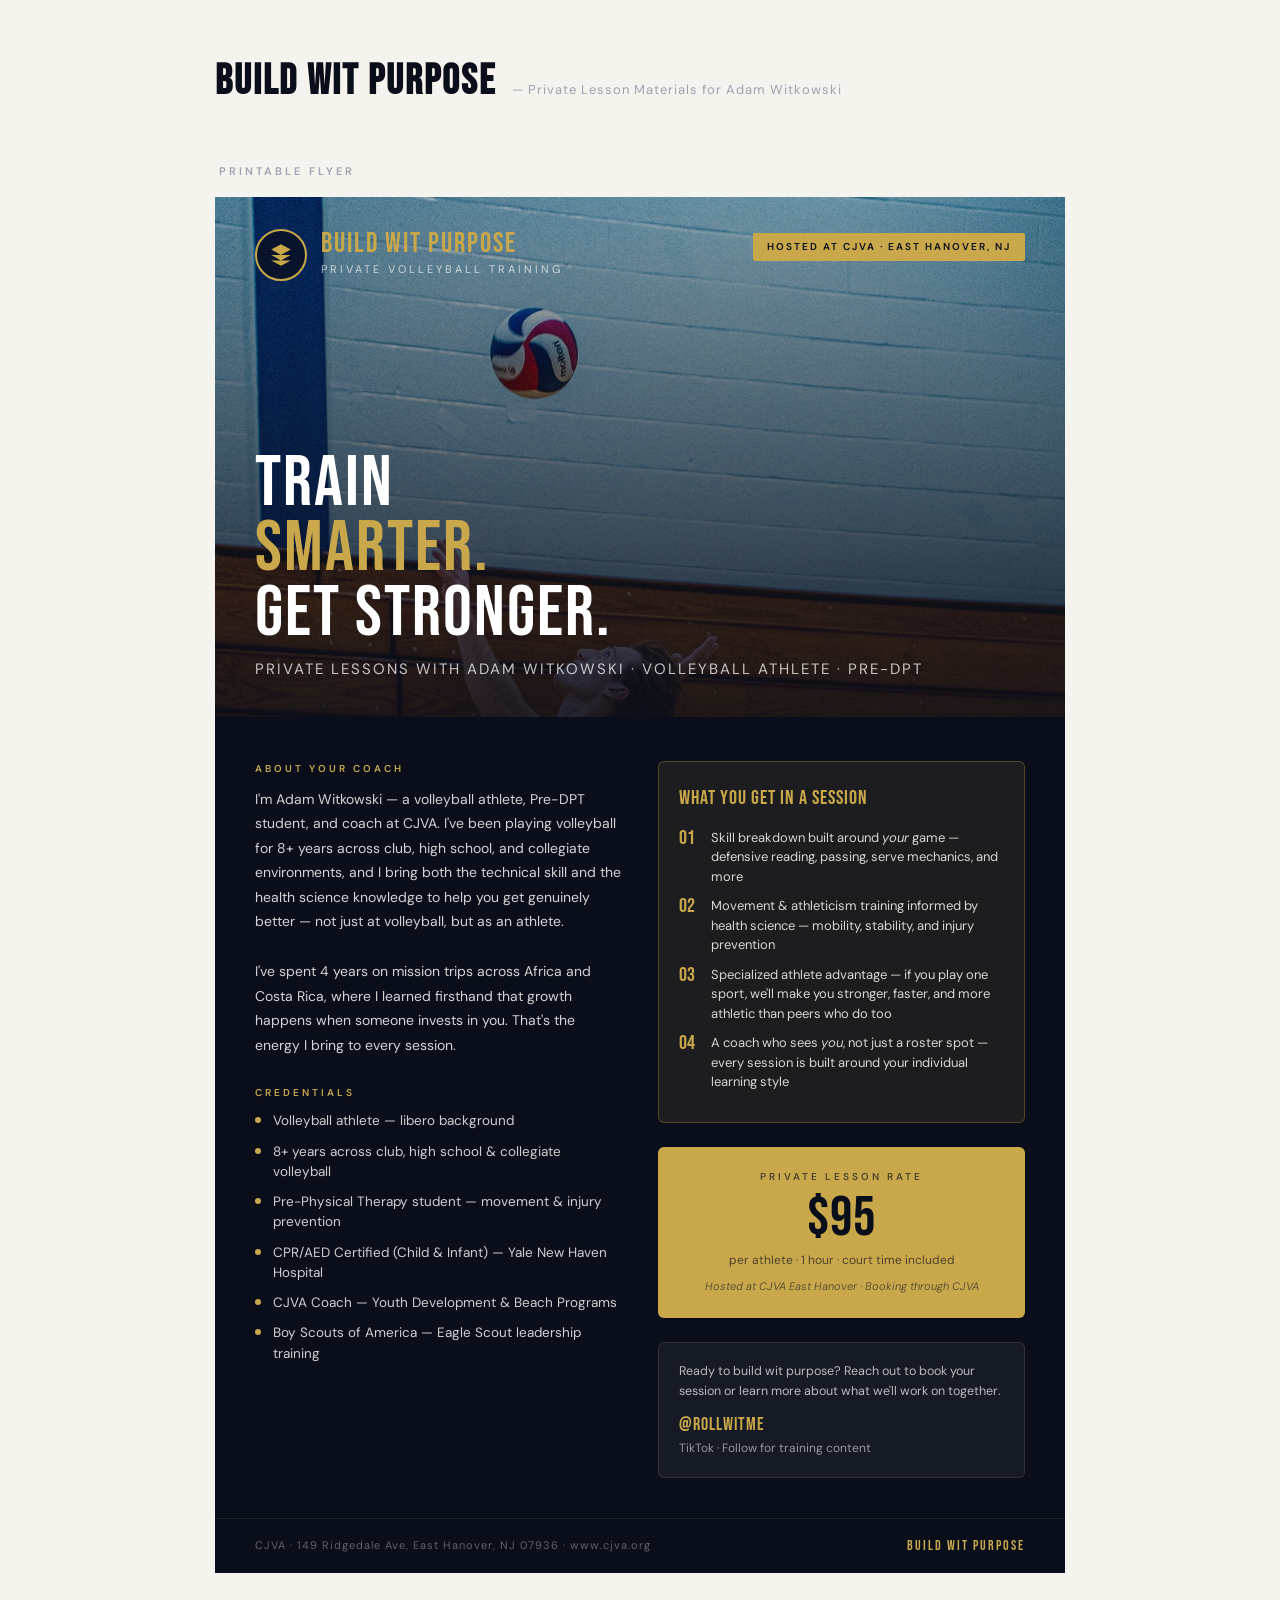
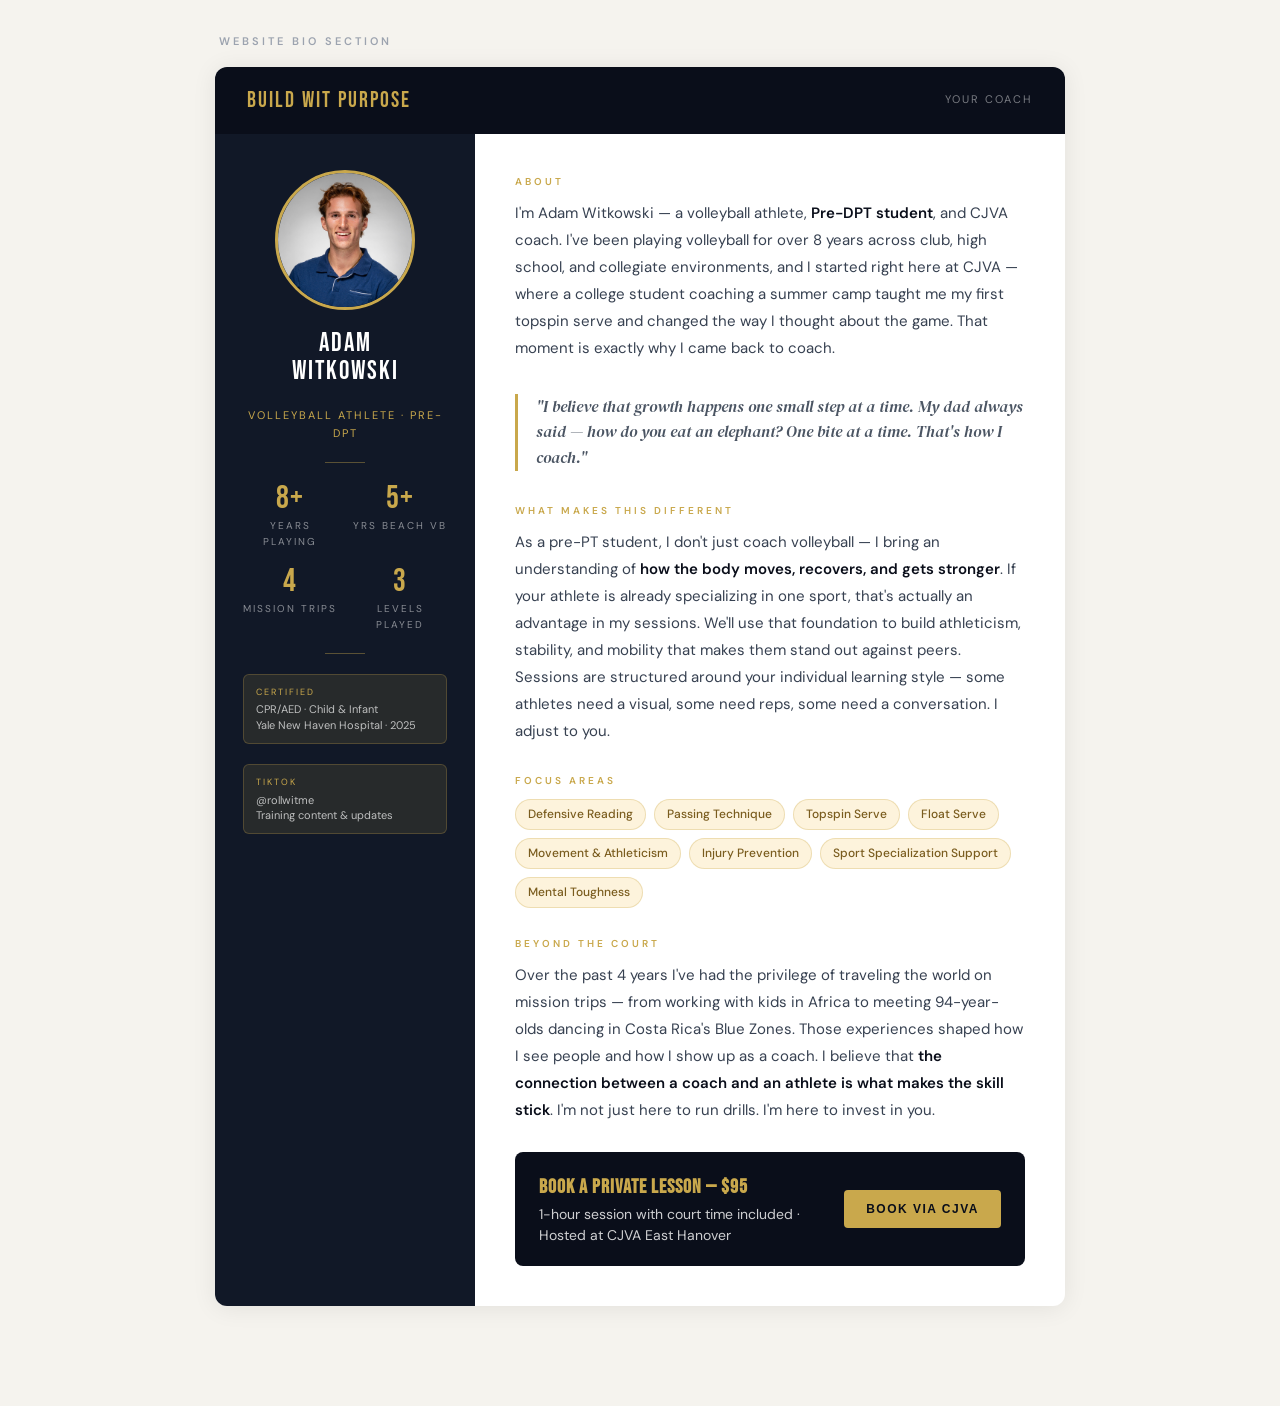
<file: public/build-wit-purpose.html>
<!DOCTYPE html>
<html lang="en">
<head>
<meta charset="UTF-8">
<meta name="viewport" content="width=device-width, initial-scale=1.0">
<title>Build Wit Purpose — Adam Witkowski</title>
<link href="https://fonts.googleapis.com/css2?family=Bebas+Neue&family=DM+Sans:wght@300;400;500;600&family=DM+Serif+Display:ital@0;1&display=swap" rel="stylesheet">
<style>
  *, *::before, *::after { box-sizing: border-box; margin: 0; padding: 0; }

  :root {
    --navy: #0a0e1a;
    --navy-mid: #111827;
    --gold: #C9A84C;
    --gold-light: #E8C97A;
    --gold-pale: #fdf3dc;
    --white: #ffffff;
    --off-white: #f5f3ee;
    --gray-light: #e8e6e1;
    --gray-mid: #9ca3af;
    --text-dark: #1a1a2e;
  }

  body {
    font-family: 'DM Sans', sans-serif;
    background: var(--off-white);
    color: var(--text-dark);
    line-height: 1.6;
  }

  /* ===== FLYER PAGE ===== */
  .flyer {
    width: 850px;
    min-height: 1100px;
    margin: 0 auto 60px;
    background: var(--navy);
    position: relative;
    overflow: hidden;
    display: flex;
    flex-direction: column;
  }

  .flyer-hero {
    position: relative;
    height: 520px;
    overflow: hidden;
  }

  .flyer-hero img {
    width: 100%;
    height: 100%;
    object-fit: cover;
    object-position: center top;
    display: block;
  }

  .hero-overlay {
    position: absolute;
    inset: 0;
    background: linear-gradient(to bottom, rgba(10,14,26,0.15) 0%, rgba(10,14,26,0.85) 100%);
  }

  .hero-brand {
    position: absolute;
    top: 32px;
    left: 40px;
    display: flex;
    align-items: center;
    gap: 14px;
  }

  .brand-icon {
    width: 52px;
    height: 52px;
    border: 2px solid var(--gold);
    border-radius: 50%;
    display: flex;
    align-items: center;
    justify-content: center;
    background: rgba(10,14,26,0.7);
  }

  .brand-icon svg {
    width: 26px;
    height: 26px;
    fill: var(--gold);
  }

  .brand-text {
    display: flex;
    flex-direction: column;
  }

  .brand-name {
    font-family: 'Bebas Neue', sans-serif;
    font-size: 28px;
    color: var(--gold);
    letter-spacing: 2px;
    line-height: 1;
  }

  .brand-sub {
    font-size: 11px;
    color: rgba(255,255,255,0.7);
    letter-spacing: 3px;
    text-transform: uppercase;
    margin-top: 3px;
  }

  .hero-cjva {
    position: absolute;
    top: 36px;
    right: 40px;
    background: var(--gold);
    color: var(--navy);
    font-size: 10px;
    font-weight: 600;
    letter-spacing: 2px;
    text-transform: uppercase;
    padding: 6px 14px;
    border-radius: 2px;
  }

  .hero-bottom {
    position: absolute;
    bottom: 36px;
    left: 40px;
    right: 40px;
  }

  .hero-title {
    font-family: 'Bebas Neue', sans-serif;
    font-size: 72px;
    color: var(--white);
    line-height: 0.9;
    letter-spacing: 2px;
  }

  .hero-title span {
    color: var(--gold);
  }

  .hero-subtitle {
    font-size: 15px;
    color: rgba(255,255,255,0.75);
    letter-spacing: 2px;
    text-transform: uppercase;
    margin-top: 10px;
  }

  /* ===== FLYER BODY ===== */
  .flyer-body {
    flex: 1;
    padding: 44px 40px 40px;
    display: grid;
    grid-template-columns: 1fr 1fr;
    gap: 36px;
  }

  .flyer-left { display: flex; flex-direction: column; gap: 28px; }
  .flyer-right { display: flex; flex-direction: column; gap: 24px; }

  .section-label {
    font-size: 10px;
    font-weight: 600;
    letter-spacing: 3px;
    text-transform: uppercase;
    color: var(--gold);
    margin-bottom: 10px;
  }

  .flyer-bio {
    color: rgba(255,255,255,0.82);
    font-size: 14px;
    line-height: 1.75;
  }

  .credential-list {
    list-style: none;
    display: flex;
    flex-direction: column;
    gap: 10px;
  }

  .credential-list li {
    display: flex;
    align-items: flex-start;
    gap: 12px;
    color: rgba(255,255,255,0.8);
    font-size: 13.5px;
    line-height: 1.5;
  }

  .cred-dot {
    width: 6px;
    height: 6px;
    border-radius: 50%;
    background: var(--gold);
    margin-top: 6px;
    flex-shrink: 0;
  }

  .what-you-get {
    background: rgba(201, 168, 76, 0.1);
    border: 1px solid rgba(201,168,76,0.3);
    border-radius: 6px;
    padding: 20px;
  }

  .what-you-get-title {
    font-family: 'Bebas Neue', sans-serif;
    font-size: 20px;
    color: var(--gold);
    letter-spacing: 1px;
    margin-bottom: 14px;
  }

  .get-item {
    display: flex;
    align-items: flex-start;
    gap: 10px;
    margin-bottom: 10px;
    color: rgba(255,255,255,0.82);
    font-size: 13px;
    line-height: 1.5;
  }

  .get-num {
    font-family: 'Bebas Neue', sans-serif;
    font-size: 20px;
    color: var(--gold);
    line-height: 1;
    flex-shrink: 0;
    width: 22px;
  }

  .price-block {
    background: var(--gold);
    border-radius: 6px;
    padding: 22px 20px;
    text-align: center;
  }

  .price-label {
    font-size: 10px;
    font-weight: 600;
    letter-spacing: 3px;
    text-transform: uppercase;
    color: rgba(10,14,26,0.65);
    margin-bottom: 6px;
  }

  .price-amount {
    font-family: 'Bebas Neue', sans-serif;
    font-size: 56px;
    color: var(--navy);
    line-height: 1;
    letter-spacing: 1px;
  }

  .price-per {
    font-size: 12px;
    color: rgba(10,14,26,0.65);
    margin-top: 4px;
  }

  .price-note {
    font-size: 11px;
    color: rgba(10,14,26,0.55);
    margin-top: 8px;
    font-style: italic;
  }

  .cta-block {
    background: rgba(255,255,255,0.05);
    border: 1px solid rgba(255,255,255,0.1);
    border-radius: 6px;
    padding: 18px 20px;
  }

  .cta-block p {
    color: rgba(255,255,255,0.7);
    font-size: 12.5px;
    line-height: 1.6;
    margin-bottom: 10px;
  }

  .cta-social {
    display: flex;
    align-items: center;
    gap: 10px;
    margin-top: 6px;
  }

  .cta-tiktok {
    font-family: 'Bebas Neue', sans-serif;
    font-size: 18px;
    color: var(--gold);
    letter-spacing: 1px;
  }

  .cta-handle {
    font-size: 12px;
    color: rgba(255,255,255,0.55);
  }

  .flyer-footer {
    border-top: 1px solid rgba(255,255,255,0.08);
    padding: 16px 40px;
    display: flex;
    align-items: center;
    justify-content: space-between;
  }

  .footer-left {
    font-size: 11px;
    color: rgba(255,255,255,0.35);
    letter-spacing: 1px;
  }

  .footer-gold {
    font-family: 'Bebas Neue', sans-serif;
    font-size: 14px;
    color: var(--gold);
    letter-spacing: 2px;
  }

  /* ===== WEBSITE BIO SECTION ===== */
  .website-section {
    width: 850px;
    margin: 0 auto 40px;
    background: var(--white);
    border-radius: 12px;
    overflow: hidden;
    box-shadow: 0 2px 24px rgba(0,0,0,0.08);
  }

  .web-header {
    background: var(--navy);
    padding: 16px 32px;
    display: flex;
    align-items: center;
    justify-content: space-between;
  }

  .web-header-brand {
    font-family: 'Bebas Neue', sans-serif;
    font-size: 22px;
    color: var(--gold);
    letter-spacing: 2px;
  }

  .web-header-tag {
    font-size: 11px;
    color: rgba(255,255,255,0.45);
    letter-spacing: 2px;
    text-transform: uppercase;
  }

  .web-body {
    display: grid;
    grid-template-columns: 260px 1fr;
    gap: 0;
  }

  .web-sidebar {
    background: var(--navy-mid);
    padding: 36px 28px;
    display: flex;
    flex-direction: column;
    align-items: center;
    gap: 20px;
  }

  .web-photo {
    width: 140px;
    height: 140px;
    border-radius: 50%;
    object-fit: cover;
    object-position: center top;
    border: 3px solid var(--gold);
  }

  .web-name {
    font-family: 'Bebas Neue', sans-serif;
    font-size: 26px;
    color: var(--white);
    letter-spacing: 2px;
    text-align: center;
    line-height: 1.1;
  }

  .web-title {
    font-size: 11px;
    color: var(--gold);
    letter-spacing: 2px;
    text-transform: uppercase;
    text-align: center;
  }

  .web-divider {
    width: 40px;
    height: 1px;
    background: rgba(201,168,76,0.4);
  }

  .web-stat {
    text-align: center;
    width: 100%;
  }

  .web-stat-num {
    font-family: 'Bebas Neue', sans-serif;
    font-size: 32px;
    color: var(--gold);
    letter-spacing: 1px;
    line-height: 1;
  }

  .web-stat-label {
    font-size: 10px;
    color: rgba(255,255,255,0.5);
    letter-spacing: 2px;
    text-transform: uppercase;
    margin-top: 3px;
  }

  .web-stats-row {
    display: grid;
    grid-template-columns: 1fr 1fr;
    gap: 16px;
    width: 100%;
  }

  .web-cert {
    background: rgba(201,168,76,0.12);
    border: 1px solid rgba(201,168,76,0.25);
    border-radius: 6px;
    padding: 10px 12px;
    width: 100%;
  }

  .web-cert-label {
    font-size: 9px;
    color: var(--gold);
    letter-spacing: 2px;
    text-transform: uppercase;
    margin-bottom: 3px;
  }

  .web-cert-text {
    font-size: 11px;
    color: rgba(255,255,255,0.7);
    line-height: 1.4;
  }

  .web-content {
    padding: 40px 40px;
    display: flex;
    flex-direction: column;
    gap: 28px;
  }

  .web-section-title {
    font-size: 10px;
    font-weight: 600;
    letter-spacing: 3px;
    text-transform: uppercase;
    color: var(--gold);
    margin-bottom: 10px;
  }

  .web-bio-text {
    font-size: 15px;
    color: #374151;
    line-height: 1.8;
  }

  .web-bio-text strong {
    color: var(--navy);
    font-weight: 600;
  }

  .web-tags {
    display: flex;
    flex-wrap: wrap;
    gap: 8px;
    margin-top: 4px;
  }

  .web-tag {
    background: var(--gold-pale);
    color: #7a5c1e;
    font-size: 12px;
    font-weight: 500;
    padding: 5px 12px;
    border-radius: 20px;
    border: 1px solid rgba(201,168,76,0.3);
  }

  .web-quote {
    border-left: 3px solid var(--gold);
    padding-left: 18px;
    margin: 4px 0;
  }

  .web-quote p {
    font-family: 'DM Serif Display', serif;
    font-style: italic;
    font-size: 16px;
    color: #4b5563;
    line-height: 1.6;
  }

  .web-cta {
    background: var(--navy);
    border-radius: 8px;
    padding: 20px 24px;
    display: flex;
    align-items: center;
    justify-content: space-between;
    gap: 16px;
  }

  .web-cta-text {
    font-size: 14px;
    color: rgba(255,255,255,0.8);
    line-height: 1.5;
  }

  .web-cta-text strong {
    color: var(--gold);
    display: block;
    font-family: 'Bebas Neue', sans-serif;
    font-size: 20px;
    letter-spacing: 1px;
    margin-bottom: 2px;
  }

  .web-cta-btn {
    background: var(--gold);
    color: var(--navy);
    font-size: 12px;
    font-weight: 600;
    letter-spacing: 1.5px;
    text-transform: uppercase;
    padding: 12px 22px;
    border-radius: 4px;
    white-space: nowrap;
    border: none;
    cursor: pointer;
    flex-shrink: 0;
  }

  .page-label {
    width: 850px;
    margin: 0 auto 16px;
    font-size: 11px;
    font-weight: 600;
    letter-spacing: 3px;
    text-transform: uppercase;
    color: var(--gray-mid);
    padding: 0 4px;
  }

  .page-wrapper {
    padding: 48px 24px 60px;
    background: var(--off-white);
    min-height: 100vh;
  }

  .page-title {
    width: 850px;
    margin: 0 auto 48px;
    display: flex;
    align-items: baseline;
    gap: 16px;
  }

  .page-title h1 {
    font-family: 'Bebas Neue', sans-serif;
    font-size: 42px;
    color: var(--navy);
    letter-spacing: 2px;
  }

  .page-title span {
    font-size: 13px;
    color: var(--gray-mid);
    letter-spacing: 1px;
  }
</style>
</head>
<body>
<div class="page-wrapper">

  <div class="page-title">
    <h1>Build Wit Purpose</h1>
    <span>— Private Lesson Materials for Adam Witkowski</span>
  </div>

  <!-- FLYER -->
  <div class="page-label">Printable Flyer</div>
  <div class="flyer">

    <div class="flyer-hero">
      <img src="assets/volleyball-serve.jpeg" alt="Adam Witkowski serving" />
      <div class="hero-overlay"></div>

      <div class="hero-brand">
        <div class="brand-icon">
          <svg viewBox="0 0 24 24" xmlns="http://www.w3.org/2000/svg">
            <path d="M12 2L3 7l9 5 9-5-9-5zM3 17l9 5 9-5M3 12l9 5 9-5"/>
          </svg>
        </div>
        <div class="brand-text">
          <div class="brand-name">Build Wit Purpose</div>
          <div class="brand-sub">Private Volleyball Training</div>
        </div>
      </div>

      <div class="hero-cjva">Hosted at CJVA · East Hanover, NJ</div>

      <div class="hero-bottom">
        <div class="hero-title">TRAIN<br><span>SMARTER.</span><br>GET STRONGER.</div>
        <div class="hero-subtitle">Private Lessons with Adam Witkowski · Volleyball Athlete · Pre-DPT</div>
      </div>
    </div>

    <div class="flyer-body">
      <div class="flyer-left">
        <div>
          <div class="section-label">About Your Coach</div>
          <p class="flyer-bio">
            I'm Adam Witkowski — a volleyball athlete, Pre-DPT student, and coach at CJVA. I've been playing volleyball for 8+ years across club, high school, and collegiate environments, and I bring both the technical skill and the health science knowledge to help you get genuinely better — not just at volleyball, but as an athlete.
          </p>
          <br>
          <p class="flyer-bio">
            I've spent 4 years on mission trips across Africa and Costa Rica, where I learned firsthand that growth happens when someone invests in you. That's the energy I bring to every session.
          </p>
        </div>

        <div>
          <div class="section-label">Credentials</div>
          <ul class="credential-list">
            <li><span class="cred-dot"></span>Volleyball athlete — libero background</li>
            <li><span class="cred-dot"></span>8+ years across club, high school & collegiate volleyball</li>
            <li><span class="cred-dot"></span>Pre-Physical Therapy student — movement & injury prevention</li>
            <li><span class="cred-dot"></span>CPR/AED Certified (Child & Infant) — Yale New Haven Hospital</li>
            <li><span class="cred-dot"></span>CJVA Coach — Youth Development & Beach Programs</li>
            <li><span class="cred-dot"></span>Boy Scouts of America — Eagle Scout leadership training</li>
          </ul>
        </div>
      </div>

      <div class="flyer-right">
        <div class="what-you-get">
          <div class="what-you-get-title">What You Get in a Session</div>
          <div class="get-item">
            <div class="get-num">01</div>
            <div>Skill breakdown built around <em>your</em> game — defensive reading, passing, serve mechanics, and more</div>
          </div>
          <div class="get-item">
            <div class="get-num">02</div>
            <div>Movement & athleticism training informed by health science — mobility, stability, and injury prevention</div>
          </div>
          <div class="get-item">
            <div class="get-num">03</div>
            <div>Specialized athlete advantage — if you play one sport, we'll make you stronger, faster, and more athletic than peers who do too</div>
          </div>
          <div class="get-item">
            <div class="get-num">04</div>
            <div>A coach who sees <em>you</em>, not just a roster spot — every session is built around your individual learning style</div>
          </div>
        </div>

        <div class="price-block">
          <div class="price-label">Private Lesson Rate</div>
          <div class="price-amount">$95</div>
          <div class="price-per">per athlete · 1 hour · court time included</div>
          <div class="price-note">Hosted at CJVA East Hanover · Booking through CJVA</div>
        </div>

        <div class="cta-block">
          <p>Ready to build wit purpose? Reach out to book your session or learn more about what we'll work on together.</p>
          <div class="cta-social">
            <div>
              <div class="cta-tiktok">@rollwitme</div>
              <div class="cta-handle">TikTok · Follow for training content</div>
            </div>
          </div>
        </div>
      </div>
    </div>

    <div class="flyer-footer">
      <div class="footer-left">CJVA · 149 Ridgedale Ave, East Hanover, NJ 07936 · www.cjva.org</div>
      <div class="footer-gold">BUILD WIT PURPOSE</div>
    </div>

  </div>

  <!-- WEBSITE BIO -->
  <div class="page-label" style="margin-top: 16px;">Website Bio Section</div>
  <div class="website-section">

    <div class="web-header">
      <div class="web-header-brand">Build Wit Purpose</div>
      <div class="web-header-tag">Your Coach</div>
    </div>

    <div class="web-body">
      <div class="web-sidebar">
        <img src="assets/adam-headshot.jpg" alt="Adam Witkowski" class="web-photo" />
        <div class="web-name">Adam<br>Witkowski</div>
        <div class="web-title">Volleyball Athlete · Pre-DPT</div>
        <div class="web-divider"></div>
        <div class="web-stats-row">
          <div class="web-stat">
            <div class="web-stat-num">8+</div>
            <div class="web-stat-label">Years Playing</div>
          </div>
          <div class="web-stat">
            <div class="web-stat-num">5+</div>
            <div class="web-stat-label">Yrs Beach VB</div>
          </div>
          <div class="web-stat">
            <div class="web-stat-num">4</div>
            <div class="web-stat-label">Mission Trips</div>
          </div>
          <div class="web-stat">
            <div class="web-stat-num">3</div>
            <div class="web-stat-label">Levels Played</div>
          </div>
        </div>
        <div class="web-divider"></div>
        <div class="web-cert">
          <div class="web-cert-label">Certified</div>
          <div class="web-cert-text">CPR/AED · Child & Infant<br>Yale New Haven Hospital · 2025</div>
        </div>
        <div class="web-cert">
          <div class="web-cert-label">TikTok</div>
          <div class="web-cert-text">@rollwitme<br>Training content & updates</div>
        </div>
      </div>

      <div class="web-content">
        <div>
          <div class="web-section-title">About</div>
          <p class="web-bio-text">
            I'm Adam Witkowski — a volleyball athlete, <strong>Pre-DPT student</strong>, and CJVA coach. I've been playing volleyball for over 8 years across club, high school, and collegiate environments, and I started right here at CJVA — where a college student coaching a summer camp taught me my first topspin serve and changed the way I thought about the game. That moment is exactly why I came back to coach.
          </p>
        </div>

        <div class="web-quote">
          <p>"I believe that growth happens one small step at a time. My dad always said — how do you eat an elephant? One bite at a time. That's how I coach."</p>
        </div>

        <div>
          <div class="web-section-title">What Makes This Different</div>
          <p class="web-bio-text">
            As a pre-PT student, I don't just coach volleyball — I bring an understanding of <strong>how the body moves, recovers, and gets stronger</strong>. If your athlete is already specializing in one sport, that's actually an advantage in my sessions. We'll use that foundation to build athleticism, stability, and mobility that makes them stand out against peers. Sessions are structured around your individual learning style — some athletes need a visual, some need reps, some need a conversation. I adjust to you.
          </p>
        </div>

        <div>
          <div class="web-section-title">Focus Areas</div>
          <div class="web-tags">
            <span class="web-tag">Defensive Reading</span>
            <span class="web-tag">Passing Technique</span>
            <span class="web-tag">Topspin Serve</span>
            <span class="web-tag">Float Serve</span>
            <span class="web-tag">Movement & Athleticism</span>
            <span class="web-tag">Injury Prevention</span>
            <span class="web-tag">Sport Specialization Support</span>
            <span class="web-tag">Mental Toughness</span>
          </div>
        </div>

        <div>
          <div class="web-section-title">Beyond the Court</div>
          <p class="web-bio-text">
            Over the past 4 years I've had the privilege of traveling the world on mission trips — from working with kids in Africa to meeting 94-year-olds dancing in Costa Rica's Blue Zones. Those experiences shaped how I see people and how I show up as a coach. I believe that <strong>the connection between a coach and an athlete is what makes the skill stick</strong>. I'm not just here to run drills. I'm here to invest in you.
          </p>
        </div>

        <div class="web-cta">
          <div class="web-cta-text">
            <strong>Book a Private Lesson — $95</strong>
            1-hour session with court time included · Hosted at CJVA East Hanover
          </div>
          <button class="web-cta-btn">Book via CJVA</button>
        </div>
      </div>
    </div>

  </div>

</div>
</body>
</html>
</file>
